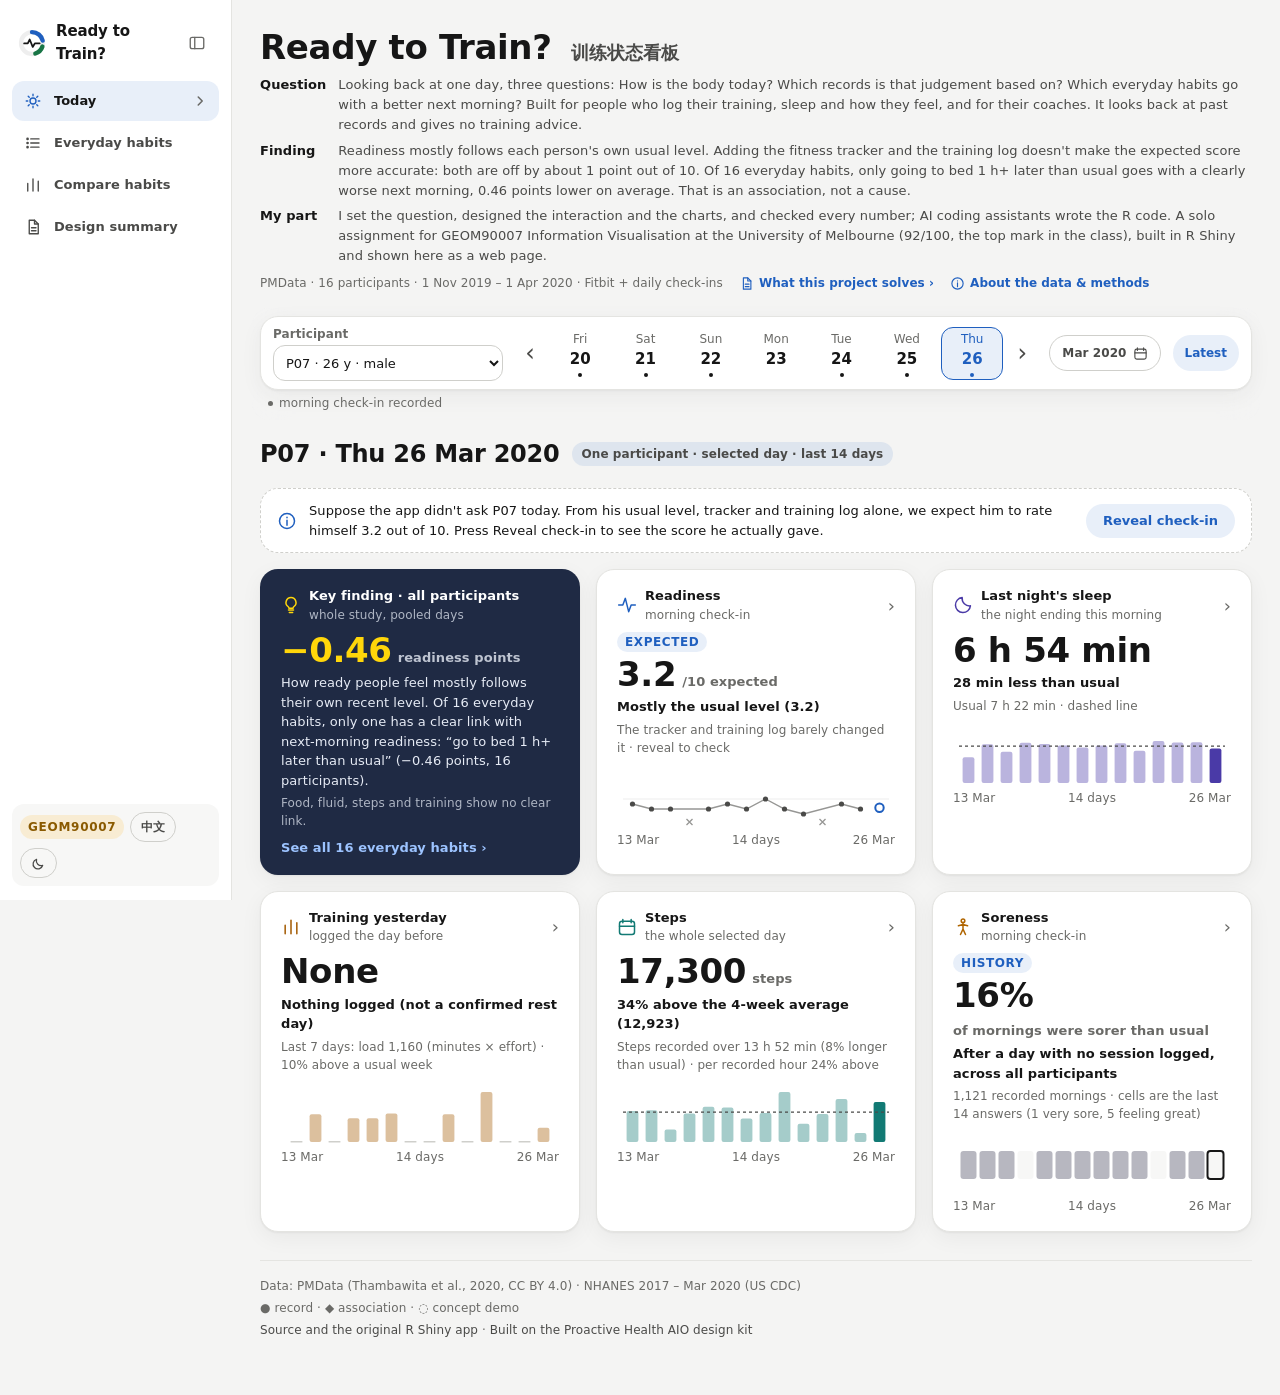
<file: index.html>
<!doctype html>
<html lang="en">
<head>
  <meta charset="utf-8">
  <meta name="viewport" content="width=device-width, initial-scale=1, viewport-fit=cover">
  <meta name="color-scheme" content="light dark">
  <meta name="description" content="Ready to Train? An interactive look-back at how sleep, training and everyday habits line up with feeling ready to train: 16 people, PMData 2019–2020. 训练状态看板：睡眠、训练和日常习惯跟训练准备度的关系。">
  <title>Ready to Train? · 训练状态看板</title>
  <link rel="icon" href="icon.svg" type="image/svg+xml">
  <!-- the Proactive Health AIO design kit (formerly dayring; the copy in kit/ is the 1.3.0 export), then this page's own rules -->
  <link rel="stylesheet" href="kit/css/tokens.css">
  <link rel="stylesheet" href="kit/css/kit.css">
  <link rel="stylesheet" href="css/app.css">
  <!-- one stylesheet per part: readiness + everyday habits, soreness + sleep, training + steps, compare habits -->
  <link rel="stylesheet" href="css/readiness.css">
  <link rel="stylesheet" href="css/body.css">
  <link rel="stylesheet" href="css/training.css">
  <link rel="stylesheet" href="css/habits.css">
  <link rel="stylesheet" href="css/report.css">
  <script>
    // apply a saved light/dark choice and the folded menu before first paint so the page does not flash
    try {
      var m = new URLSearchParams(location.search).get("mode") || localStorage.getItem("readytrain.mode");
      if (m === "light" || m === "dark") document.documentElement.dataset.mode = m;
      if (localStorage.getItem("readytrain.side") === "folded") document.documentElement.classList.add("side-folded");
    } catch (e) {}
    // if a script could not be loaded (a dropped connection), say so instead of loading forever
    function readyFailed() {
      if (window.readyStarted || !document.querySelector("main")) return;
      var zh = (navigator.language || "").slice(0, 2) === "zh";
      document.querySelector("main").innerHTML = '<div class="card"><p class="lede">' + (zh ? "这一页没加载完" : "The page did not finish loading") +
        '</p><p><button class="tool" type="button" onclick="location.reload()">' + (zh ? "重新加载" : "Reload") + "</button></p></div>";
    }
    setTimeout(readyFailed, 15000);
  </script>
  <script type="module" src="js/app.js" onerror="readyFailed()"></script>
</head>
<body>
  <aside class="side"></aside>
  <main aria-live="polite"><p class="muted">Loading…</p></main>
</body>
</html>
</file>
<file: kit/css/tokens.css>
/* dayring design kit: tokens. Part of the kit (see docs/DESIGN_KIT.md); every colour in kit.css, charts.js and icons.js
   is one of these, and so is every spacing step in kit.css.
   Layout concept: a calm instrument panel — one day ring as the anchor, then rows of small,
   honest measurements, each compared with "your normal".
   Light mode uses graphite neutrals with a blue accent, dark mode dusk neutrals with a violet accent.
   Data colours follow the thing measured and keep the same hue in both modes, each mode with its own step
   (validated for colour-vision deficiency with the dataviz validator):
   focus = blue, fun = orange, communication = aqua, other = grey, sleep = violet (own ring track).
   Status colours are reserved for good / watch / off and always come with a word or icon.
   A comment "[role]" starts each group; `dayring kit json` reads the roles from these comments. */

:root {
  color-scheme: light;

  /* [type] font stacks and the type scale */
  --font: -apple-system, BlinkMacSystemFont, "SF Pro Text", "PingFang SC", "Hiragino Sans GB", "Noto Sans SC",
          "Microsoft YaHei", "Segoe UI", system-ui, sans-serif;
  --mono: ui-monospace, "SF Mono", "JetBrains Mono", Menlo, Consolas, monospace;
  --t-xs: 12px; --t-sm: 13px; --t-md: 15px; --t-lg: 18px; --t-xl: 24px; --t-2xl: 34px; --t-3xl: 44px;

  /* [space] spacing steps */
  --s-1: 4px; --s-2: 8px; --s-3: 12px; --s-4: 16px; --s-5: 20px; --s-6: 28px; --s-7: 40px; --s-8: 56px;

  /* [radius] corner radii */
  --r-sm: 8px; --r-md: 12px; --r-lg: 18px; --r-pill: 999px;

  /* [motion] */
  --ease: cubic-bezier(.2, .7, .2, 1);

  /* [neutral] light mode: graphite neutrals */
  --bg: #f4f4f3;
  --surface: #ffffff;
  --surface-2: #f7f7f6;
  --ink: #161616;
  --ink-2: #4a4a48;
  --ink-3: #6a6a67;
  --line: #e4e4e1;
  --line-2: #cfcfcb;
  --header: rgba(244, 244, 243, .84);             /* the see-through sticky header */
  --seg-on: #ffffff;                              /* the chosen part of a switch, raised off its track */
  --halo: var(--surface);                         /* ring drawn round a chart mark; .tile sets it to --surface-2 */

  /* [accent] blue in light mode */
  --accent: #1f5fbf;
  --accent-soft: rgba(31, 95, 191, .1);
  --on-accent: #ffffff;

  /* [effect] shadows */
  --shadow: 0 1px 2px rgba(22, 22, 22, .05), 0 6px 22px rgba(22, 22, 22, .05);
  --seg-on-edge: 0 1px 2px rgba(0, 0, 0, .12);

  /* [data] data colours (light steps): one per thing measured */
  --c-focus: #2a78d6;
  --c-fun: #eb6834;
  --c-comms: #1baf7a;
  --c-other: #a3a9b5;
  --c-sleep: #4a3aa7;
  --c-exercise: #bf3fa6;
  --c-exercise-ink: #a8318f;  /* exercise as text: >= 5.5:1 on every light surface */
  --c-event: #161616;
  --c-band: rgba(22, 22, 22, .075);
  --c-grid: rgba(22, 22, 22, .07);
  --c-axis: rgba(22, 22, 22, .22);
  --c-mark: #161616;

  /* [status] good / watch / off: fill, text (ink) and background (soft); the fills are the same in both modes */
  --good: #0ca30c; --good-ink: #1d7a1d; --good-soft: rgba(12, 163, 12, .11);
  --watch: #fab219; --watch-ink: #8a5a00; --watch-soft: rgba(250, 178, 25, .16);
  --on-watch: #161616;        /* text written on a --watch fill */
  --off: #d03b3b; --off-ink: #b42828; --off-soft: rgba(208, 59, 59, .1);
}

/* ---- dark mode: dusk neutrals, violet accent ----
   The same block twice: once for the system setting, once for the moon button (data-mode). A test keeps them equal. */
@media (prefers-color-scheme: dark) {
  :root:not([data-mode="light"]) {
    color-scheme: dark;
    --bg: #0b0d13; --surface: #141822; --surface-2: #1a1f2b;
    --ink: #eceef5; --ink-2: #b4bbcc; --ink-3: #8c95a8;
    --line: #232937; --line-2: #313849;
    --accent: #aea2f7; --accent-soft: rgba(174, 162, 247, .14); --on-accent: #14102e;
    --shadow: 0 1px 2px rgba(0, 0, 0, .3), 0 8px 28px rgba(0, 0, 0, .25);
    --header: rgba(11, 13, 19, .8);
    --seg-on: #353d50; --seg-on-edge: 0 0 0 1px rgba(236, 238, 245, .12);
    --c-focus: #3987e5; --c-fun: #d95926; --c-comms: #199e70; --c-other: #5d6474; --c-sleep: #9085e9; --c-exercise: #cb4db2; --c-exercise-ink: #de78c8;
    --c-event: #eceef5; --c-band: rgba(236, 238, 245, .085); --c-grid: rgba(236, 238, 245, .07);
    --c-axis: rgba(236, 238, 245, .22); --c-mark: #eceef5;
    --good-ink: #4cc94c; --good-soft: rgba(12, 163, 12, .18);
    --watch-ink: #f5bd4a; --watch-soft: rgba(250, 178, 25, .14); --on-watch: #0b0d13;
    --off-ink: #f27c7c; --off-soft: rgba(208, 59, 59, .2);
  }
}
:root[data-mode="dark"] {
  color-scheme: dark;
  --bg: #0b0d13; --surface: #141822; --surface-2: #1a1f2b;
  --ink: #eceef5; --ink-2: #b4bbcc; --ink-3: #8c95a8;
  --line: #232937; --line-2: #313849;
  --accent: #aea2f7; --accent-soft: rgba(174, 162, 247, .14); --on-accent: #14102e;
  --shadow: 0 1px 2px rgba(0, 0, 0, .3), 0 8px 28px rgba(0, 0, 0, .25);
  --header: rgba(11, 13, 19, .8);
  --seg-on: #353d50; --seg-on-edge: 0 0 0 1px rgba(236, 238, 245, .12);
  --c-focus: #3987e5; --c-fun: #d95926; --c-comms: #199e70; --c-other: #5d6474; --c-sleep: #9085e9; --c-exercise: #cb4db2; --c-exercise-ink: #de78c8;
  --c-event: #eceef5; --c-band: rgba(236, 238, 245, .085); --c-grid: rgba(236, 238, 245, .07);
  --c-axis: rgba(236, 238, 245, .22); --c-mark: #eceef5;
  --good-ink: #4cc94c; --good-soft: rgba(12, 163, 12, .18);
  --watch-ink: #f5bd4a; --watch-soft: rgba(250, 178, 25, .14); --on-watch: #0b0d13;
  --off-ink: #f27c7c; --off-soft: rgba(208, 59, 59, .2);
}
</file>
<file: kit/css/kit.css>
/* dayring design kit: components. Part of the kit (see docs/DESIGN_KIT.md).
   Every colour comes from tokens.css, and so does every margin, padding and gap that is a step of the space scale
   (tests/test_kit.py checks both). Other sizes are plain numbers: the fixed heights of controls (30px pills, 24px
   chips), insets off the scale (2, 3, 5, 6, 9, 10, 14px), corners of 3, 4 and 6px and the demo badge's 11px type.
   Nothing here names a dayring page.
   Every group starts with a comment "@component <class> <one line>"; `dayring kit json` lists them and the
   gallery (#kit) shows each one. Page-only rules live in the app's own stylesheet (dayring: app.css). */

/* ---- base ---- */
* { box-sizing: border-box; }
html { -webkit-text-size-adjust: 100%; }
body {
  margin: 0; background: var(--bg); color: var(--ink);
  font: 400 var(--t-md)/1.5 var(--font); letter-spacing: .005em;
  -webkit-font-smoothing: antialiased;
}
a { color: var(--accent); text-decoration: none; }
a:hover { text-decoration: underline; text-underline-offset: 3px; }
button { font: inherit; color: inherit; }
:focus-visible { outline: 2px solid var(--accent); outline-offset: 2px; border-radius: 6px; }
@media (prefers-reduced-motion: reduce) { * { transition: none !important; animation: none !important; } }

/* @component .sr Text for screen readers only (the sentence under a chart that only has marks). */
.sr { position: absolute; width: 1px; height: 1px; overflow: hidden; clip: rect(0 0 0 0); white-space: nowrap; }

/* ---- the shell: header and page column ---- */
/* @component .top The sticky see-through header bar (.top-in holds its row: brand, menu, tools). */
.top {
  position: sticky; top: env(safe-area-inset-top, 0px); z-index: 20;
  background: var(--header); backdrop-filter: saturate(1.4) blur(18px); -webkit-backdrop-filter: saturate(1.4) blur(18px);
  border-bottom: 1px solid var(--line);
}
.top-in {
  max-width: 1320px; margin: 0 auto; padding: 10px var(--s-6);
  display: flex; align-items: center; gap: var(--s-5);
}
@media (max-width: 640px) { .top-in { padding: var(--s-2) var(--s-4); gap: 10px; flex-wrap: wrap; } }

/* @component .brand The logo and the app's name; on phones only the logo stays. */
.brand { display: flex; align-items: center; gap: 10px; color: var(--ink); font-weight: 650; font-size: var(--t-md); }
.brand:hover { text-decoration: none; }
.brand svg { width: 26px; height: 26px; flex: none; }
@media (max-width: 640px) { .brand span { display: none; } }

/* @component .nav The page menu: pills that scroll sideways; the current page (aria-current) is an inverted pill. */
.nav { display: flex; gap: 2px; flex: 1; min-width: 0; overflow-x: auto; scrollbar-width: none; }
.nav::-webkit-scrollbar { display: none; }
.nav a {
  padding: 6px var(--s-3); border-radius: var(--r-pill); color: var(--ink-2); font-size: var(--t-sm); font-weight: 550;
  white-space: nowrap;
}
.nav a:hover { background: var(--surface-2); text-decoration: none; color: var(--ink); }
.nav a[aria-current="page"] { background: var(--ink); color: var(--bg); }
@media (max-width: 640px) { .nav { order: 3; flex-basis: 100%; } }

/* @component .side The page menu beside the page: a left sidebar from 900px (232px; html.side-folded narrows it to a 64px icon rail), below that a bottom tab bar under a row with the brand and the tools. */
/* Holds .side-head (.brand and a .side-fold button), .side-nav (links with an icon and a <span> label; a .side-sub
   link is a page inside the item above it, listed while that item is current) and .side-tools. As a direct child
   of <body> it is fixed in place; anywhere else (the gallery) it is a plain column. */
.side { display: flex; flex-direction: column; gap: var(--s-4); min-width: 0; }
.side-head { display: flex; align-items: center; justify-content: space-between; gap: var(--s-2); padding: 0 6px; }
.side-nav { display: flex; flex-direction: column; gap: 2px; }
.side-nav a {
  display: flex; align-items: center; gap: var(--s-3); min-height: 40px; padding: 0 var(--s-3); border-radius: var(--r-md);
  color: var(--ink-2); font-size: var(--t-sm); font-weight: 550; white-space: nowrap;
}
.side-nav a svg { width: 18px; height: 18px; flex: none; }
.side-nav a:hover { background: var(--surface-2); color: var(--ink); text-decoration: none; }
.side-nav a[aria-current="page"] { background: var(--accent-soft); color: var(--ink); font-weight: 650; }
.side-nav a[aria-current="page"] svg { color: var(--accent); }
.side-nav a.side-sub { min-height: 34px; padding-left: 42px; font-weight: 550; }
/* an item whose pages are listed under it: only the current page is highlighted */
.side-nav a[aria-current="page"]:has(+ .side-sub) { background: none; }
.side-tools { display: flex; flex-wrap: wrap; align-items: center; gap: 6px; }
.side-fold {
  width: 32px; height: 32px; padding: 0; border: 0; border-radius: 9px; background: none; color: var(--ink-3); cursor: pointer;
  display: none; place-items: center; flex: none;
}
.side-fold:hover { background: var(--surface-2); color: var(--ink); }
.side-fold svg { width: 18px; height: 18px; }
@media (min-width: 900px) {
  body:has(> .side) { padding-left: 232px; transition: padding-left .18s var(--ease); }
  body > .side {
    position: fixed; top: 0; bottom: 0; left: 0; z-index: 20; width: 232px; overflow-y: auto; overscroll-behavior: contain;
    padding: var(--s-5) var(--s-3) 14px; background: var(--surface); border-right: 1px solid var(--line); transition: width .18s var(--ease);
  }
  body > .side .side-fold { display: grid; }
  body > .side .side-tools { margin-top: auto; padding: var(--s-2); border-radius: var(--r-md); background: var(--surface-2); }
  /* the sidebar lists a menu item's pages, so the switch above the page title is not needed */
  html:not(.side-folded) body:has(> .side) .subnav { display: none; }
  /* folded: icons only; the brand's logo unfolds it (the app makes it a button), sub-pages and labels hide */
  html.side-folded body:has(> .side) { padding-left: 64px; }
  html.side-folded body > .side { width: 64px; align-items: center; padding: var(--s-5) var(--s-2) 14px; }
  html.side-folded body > .side .side-head { padding: 0; }
  html.side-folded body > .side .brand span, html.side-folded body > .side .side-nav a span,
  html.side-folded body > .side .side-sub, html.side-folded body > .side .side-fold { display: none; }
  html.side-folded body > .side .brand { padding: 3px; border-radius: var(--r-sm); cursor: pointer; }
  html.side-folded body > .side .brand:hover { background: var(--surface-2); }
  html.side-folded body > .side .side-nav a { width: 44px; min-height: 44px; justify-content: center; padding: 0; }
  html.side-folded body > .side .side-nav a[aria-current="page"]:has(+ .side-sub) { background: var(--accent-soft); }  /* its pages are hidden */
  html.side-folded body > .side .side-tools { flex-direction: column; flex-wrap: nowrap; padding: 6px 0; background: none; }
  html.side-folded body > .side .demo-badge { writing-mode: vertical-rl; padding: var(--s-2) 3px; }
}
@media (max-width: 899px) {
  body:has(> .side) { padding-bottom: calc(64px + env(safe-area-inset-bottom)); }
  body > .side {
    flex-direction: row; align-items: center; justify-content: space-between; gap: var(--s-3);
    padding: var(--s-2) var(--s-4); border-bottom: 1px solid var(--line);
  }
  body > .side .side-head { padding: 0; }
  body > .side .side-nav {
    position: fixed; left: 0; right: 0; bottom: 0; z-index: 20; display: grid; grid-auto-flow: column; grid-auto-columns: minmax(0, 1fr); gap: 0;
    padding: var(--s-1) var(--s-1) calc(var(--s-1) + env(safe-area-inset-bottom));
    background: var(--header); backdrop-filter: saturate(1.4) blur(18px); -webkit-backdrop-filter: saturate(1.4) blur(18px); border-top: 1px solid var(--line);
  }
  body > .side .side-nav a {
    flex-direction: column; justify-content: center; gap: 3px; min-height: 50px; padding: var(--s-1) 0; border-radius: 10px;
    font-size: 10.5px; font-weight: 600; min-width: 0;
  }
  body > .side .side-nav a span { max-width: 100%; overflow: hidden; text-overflow: ellipsis; }
  body > .side .side-nav a svg { width: 22px; height: 22px; }
  body > .side .side-nav a[aria-current="page"] { background: none; }
  body > .side .side-sub { display: none; }
}

/* @component .tool A 30px outlined pill button (language, light / dark); a row of them sits in .tools. */
.tools { display: flex; align-items: center; gap: 6px; }
.tool {
  height: 30px; min-width: 30px; padding: 0 10px; border-radius: var(--r-pill); border: 1px solid var(--line-2);
  background: transparent; color: var(--ink-2); font-size: var(--t-xs); font-weight: 600; cursor: pointer;
  display: inline-flex; align-items: center; justify-content: center; gap: 6px;
}
.tool:hover { color: var(--ink); border-color: var(--ink-3); }
.tool svg { width: 15px; height: 15px; }

/* @component .demo-badge An uppercase pill in the watch colours that says the numbers are made up. */
.demo-badge {
  font-size: 11px; font-weight: 650; letter-spacing: .06em; text-transform: uppercase;
  color: var(--watch-ink); background: var(--watch-soft); padding: 3px var(--s-2); border-radius: var(--r-pill);
}

/* the page column: 1320px wide at most, a 16px gutter on phones */
main { max-width: 1320px; margin: 0 auto; padding: var(--s-6) var(--s-6) var(--s-8); }
@media (max-width: 640px) { main { padding: var(--s-4) var(--s-4) var(--s-7); } }

/* @component .head The page title row: h1, a .sub line under it, a stepper on the right. */
.head { display: flex; align-items: flex-end; justify-content: space-between; gap: var(--s-4); flex-wrap: wrap; margin-bottom: var(--s-5); }
.head h1 { margin: 0; font-size: var(--t-2xl); line-height: 1.15; font-weight: 700; letter-spacing: -.01em; text-wrap: balance; }
.head .sub { color: var(--ink-3); font-size: var(--t-sm); margin-top: var(--s-1); }
@media (max-width: 640px) { .head h1 { font-size: var(--t-xl); } }

/* @component .stepper Earlier / later pills; a span with aria-disabled="true" is a step that is not there. */
/* a pill never breaks inside: in a narrow box the row wraps instead */
.stepper { display: inline-flex; flex-wrap: wrap; align-items: center; gap: var(--s-1); }
.stepper a, .stepper span {
  height: 30px; padding: 0 var(--s-3); display: inline-flex; align-items: center; border-radius: var(--r-pill);
  border: 1px solid var(--line-2); font-size: var(--t-xs); font-weight: 600; color: var(--ink-2); white-space: nowrap;
}
.stepper a:hover { text-decoration: none; color: var(--ink); border-color: var(--ink-3); }
.stepper span[aria-disabled="true"] { opacity: .4; }

/* @component .grid A 12-column grid with .span-12 / 8 / 7 / 6 / 5 / 4; at 1080px and narrower every span is full width. */
.grid { display: grid; gap: var(--s-4); grid-template-columns: repeat(12, minmax(0, 1fr)); }
.span-12 { grid-column: span 12; } .span-8 { grid-column: span 8; } .span-7 { grid-column: span 7; }
.span-6 { grid-column: span 6; } .span-5 { grid-column: span 5; } .span-4 { grid-column: span 4; }
@media (max-width: 1080px) { .span-8, .span-7, .span-6, .span-5, .span-4 { grid-column: span 12; } }

/* @component .col Stacks cards inside one grid column, so no card stretches over empty space. */
.col { display: flex; flex-direction: column; gap: var(--s-4); min-width: 0; }

/* @component .card The surface for one topic; its h2 (or a .section-title) is a small label row with an .aside on the right. */
.card {
  background: var(--surface); border: 1px solid var(--line); border-radius: var(--r-lg);
  padding: var(--s-5); box-shadow: var(--shadow); min-width: 0;
}
.card > h2, .section-title {
  margin: 0 0 var(--s-3); flex-wrap: wrap; row-gap: var(--s-2); font-size: var(--t-sm); font-weight: 650; color: var(--ink-2);
  letter-spacing: .02em; display: flex; align-items: center; gap: var(--s-2); justify-content: space-between;
}
.card > h2 .aside, .section-title .aside { font-weight: 500; color: var(--ink-3); font-size: var(--t-xs); letter-spacing: 0; }
@media (max-width: 640px) { .card { padding: var(--s-4); } }

/* @component .lede Text: .lede is the verdict sentence; .muted, .small, .xs and .num (tabular figures) go anywhere. */
.lede { font-size: var(--t-xl); font-weight: 650; line-height: 1.3; margin: 0 0 6px; text-wrap: balance; letter-spacing: -.005em; }
.muted { color: var(--ink-3); }
.small { font-size: var(--t-sm); }
.xs { font-size: var(--t-xs); }
.num { font-variant-numeric: tabular-nums; }

/* @component .stack Layout helpers: .stack is a column, .row a wrapping row, .spacer pushes what follows to the end. */
.stack { display: flex; flex-direction: column; gap: var(--s-3); }
.row { display: flex; align-items: center; gap: var(--s-3); flex-wrap: wrap; }
.spacer { flex: 1; }

/* @component .eyebrow A small uppercase label above a verdict. */
.eyebrow { font-size: var(--t-xs); font-weight: 650; color: var(--ink-3); letter-spacing: .08em; text-transform: uppercase; }

/* @component .hero-num The one big number on a card. */
.hero-num { font-size: var(--t-3xl); font-weight: 700; letter-spacing: -.02em; line-height: 1.05; margin: var(--s-1) 0 6px; }

/* @component .chip A 24px state pill: plain = neutral, .good / .bad / .watch for a state (always with its word), .accent to point out. */
.chip {
  display: inline-flex; align-items: center; gap: 6px; height: 24px; padding: 0 10px; border-radius: var(--r-pill);
  font-size: var(--t-xs); font-weight: 600; background: var(--surface-2); color: var(--ink-2); border: 1px solid var(--line);
  white-space: nowrap;
}
.chip svg { width: 12px; height: 12px; flex: none; display: inline; }
.chip.good { background: var(--good-soft); color: var(--good-ink); border-color: transparent; }
.chip.bad { background: var(--off-soft); color: var(--off-ink); border-color: transparent; }
.chip.watch { background: var(--watch-soft); color: var(--watch-ink); border-color: transparent; }
.chip.accent { background: var(--accent-soft); color: var(--accent); border-color: transparent; }

/* @component .dot An 8px round colour swatch, coloured inline. */
.dot { width: 8px; height: 8px; border-radius: 50%; display: inline-block; flex: none; }

/* @component .legend A wrapping row of .key items; .key i is a 10px swatch coloured inline, .key i.hatch the stripes of a lanes() hatch part in its color (ink unless set) (legendKey() draws mark-shaped keys). */
.key { display: inline-flex; align-items: center; gap: 6px; font-size: var(--t-xs); color: var(--ink-2); }
.key i { width: 10px; height: 10px; border-radius: 3px; display: inline-block; }
.key i.hatch { color: var(--ink); background: repeating-linear-gradient(-45deg, currentColor 0 1.4px, transparent 1.4px 3.6px); box-shadow: inset 0 0 0 .8px currentColor; }
.legend { display: flex; gap: var(--s-4); flex-wrap: wrap; }

/* @component .ring The box for dayRing(): square, 360px at most, centred over its legend in a .ring-wrap. */
.ring-wrap { display: flex; flex-direction: column; align-items: center; gap: var(--s-3); }
.ring { width: 100%; max-width: 360px; aspect-ratio: 1; }
.ring text { font-family: var(--font); }

/* @component .agenda A list with a time column: li holds .when, .what (b + a .muted line) and an optional chip. */
.agenda { list-style: none; margin: 0; padding: 0; display: flex; flex-direction: column; }
.agenda li { display: grid; grid-template-columns: 104px minmax(0, 1fr) auto; gap: var(--s-3); padding: 10px 0; border-top: 1px solid var(--line); align-items: baseline; }
.agenda li:first-child { border-top: 0; }
.agenda .when { font-variant-numeric: tabular-nums; color: var(--ink-2); font-size: var(--t-sm); font-weight: 600; }
.agenda .what { min-width: 0; }
.agenda .what b { font-weight: 600; }
.agenda .what .muted { display: block; font-size: var(--t-xs); }
@media (max-width: 640px) {
  .agenda li { grid-template-columns: 86px minmax(0, 1fr); }
  .agenda li .chip { grid-column: 2; justify-self: start; }
}

/* @component .tonight A row of three small stats: each div holds a span label over a big b value. */
.tonight { display: grid; grid-template-columns: repeat(3, minmax(0, 1fr)); gap: var(--s-2); margin-top: var(--s-4); }
.tonight div { background: var(--surface-2); border-radius: var(--r-md); padding: 10px var(--s-3); }
.tonight b { display: block; font-size: var(--t-lg); font-variant-numeric: tabular-nums; font-weight: 650; }
.tonight span { font-size: var(--t-xs); color: var(--ink-3); }

/* @component .tiles A grid of metric tiles; a .tile holds .label (name + chip), .value, a chart slot and .note. .tiles.two = two columns, .tiles.aligned = five shared rows. */
.tiles { display: grid; gap: var(--s-3); grid-template-columns: repeat(auto-fit, minmax(210px, 1fr)); }
.tile { --halo: var(--surface-2); background: var(--surface-2); border-radius: var(--r-md); padding: 14px 14px 10px; min-width: 0; display: flex; flex-direction: column; gap: 6px; }
/* the name wraps beside its chip down to its longest word; past that the chip goes under the name, never over it
   (basis 0 + the automatic minimum = a line holds them when the longest word and the chip fit) */
.tile .label { font-size: var(--t-xs); color: var(--ink-2); font-weight: 600; display: flex; flex-wrap: wrap; justify-content: space-between; gap: var(--s-1) var(--s-2); align-items: flex-start; }
.tile .label > span:first-child { padding-top: 3px; flex: 1 1 0; }
.tile .label > .chip { flex: none; }
.tile .value { font-size: var(--t-xl); font-weight: 680; letter-spacing: -.01em; line-height: 1.15; }
.tile .value small { font-size: var(--t-sm); font-weight: 550; color: var(--ink-3); margin-left: 3px; }
.tile .note { font-size: var(--t-xs); color: var(--ink-3); }
.tile .spk svg, .tile .bul svg, .tile .dots svg { width: 100%; display: block; overflow: visible; }
.tiles.two { grid-template-columns: repeat(2, minmax(0, 1fr)); }
/* tiles made of the same five parts share their rows, so a name that wraps (or a chip that drops under it)
   never pushes one value below its neighbour's */
.tiles.aligned > .tile { display: grid; grid-template-columns: minmax(0, 1fr); grid-row: span 5; grid-template-rows: subgrid; row-gap: 6px; align-content: start; }
@media (max-width: 360px) { .tiles.two { grid-template-columns: minmax(0, 1fr); } }
@media (max-width: 640px) { .tile .value { font-size: var(--t-lg); } .hero-num { font-size: var(--t-2xl); } }

/* @component .seg A segmented switch: buttons on a track, the chosen one (aria-pressed="true") raised. */
.seg { display: inline-flex; background: var(--surface-2); border: 1px solid var(--line); border-radius: var(--r-pill); padding: 2px; gap: 2px; }
.seg button { border: 0; background: transparent; padding: var(--s-1) var(--s-3); border-radius: var(--r-pill); font-size: var(--t-xs); font-weight: 600; color: var(--ink-2); cursor: pointer; }
.seg button[aria-pressed="true"] { background: var(--seg-on); color: var(--ink); box-shadow: var(--seg-on-edge); }

/* @component .subnav A small switch between pages that share a menu item; use it as class="subnav seg" with links. */
.subnav { display: inline-flex; margin-bottom: var(--s-4); }
.subnav a { padding: 5px 14px; border-radius: var(--r-pill); font-size: var(--t-xs); font-weight: 650; color: var(--ink-2); }
.subnav a:hover { text-decoration: none; color: var(--ink); }
.subnav a[aria-current="page"] { background: var(--seg-on); color: var(--ink); box-shadow: var(--seg-on-edge); }

/* @component .how The "How this is worked out" fold: details.how with a summary and short paragraphs. */
details.how { margin-top: var(--s-3); font-size: var(--t-xs); color: var(--ink-3); }
details.how summary { cursor: pointer; color: var(--ink-2); font-weight: 600; }
details.how p { margin: 6px 0 0; max-width: 72ch; }

/* @component .empty A dashed box that says there is nothing to show yet. */
.empty { padding: var(--s-5); border: 1px dashed var(--line-2); border-radius: var(--r-md); color: var(--ink-3); font-size: var(--t-sm); }

/* @component .foot The quiet row at the end of a page. */
.foot { margin-top: var(--s-6); color: var(--ink-3); font-size: var(--t-xs); display: flex; gap: var(--s-4); flex-wrap: wrap; }
.foot a { color: var(--ink-2); }

/* @component .tip The one tooltip of the page (installTooltip()); any element with data-tip shows it. */
.tip {
  position: fixed; z-index: 50; pointer-events: none; background: var(--ink); color: var(--bg);
  font-size: var(--t-xs); padding: 6px 9px; border-radius: var(--r-sm); max-width: 260px; line-height: 1.4;
  opacity: 0; transform: translateY(4px); transition: opacity .12s var(--ease), transform .12s var(--ease);
}
.tip.on { opacity: 1; transform: none; }

/* @component .catbar Shares of a whole as one bar: a span per part, sized with flex and coloured inline. */
.catbar { display: flex; gap: 2px; height: 12px; border-radius: 6px; overflow: hidden; background: var(--c-band); }
.catbar span { display: block; min-width: 2px; }

/* @component .hbar A thin bar for one amount: the inner span sets its width and colour inline. */
.hbar { height: 8px; border-radius: 4px; background: var(--c-band); overflow: hidden; }
.hbar span { display: block; height: 100%; border-radius: 4px; }

/* @component .progress How far along a plan is, in the accent colour: the inner span sets the width. */
.progress { height: 8px; border-radius: 4px; background: var(--c-band); margin-top: var(--s-2); overflow: hidden; }
.progress span { display: block; height: 100%; background: var(--accent); border-radius: 4px; }

/* @component .mark A round check mark: .good (✓), .bad (✗), plain for unknown (–). */
.mark { display: inline-flex; width: 24px; height: 24px; border-radius: 50%; align-items: center; justify-content: center; font-weight: 700; color: var(--ink-3); background: var(--surface-2); font-size: var(--t-xs); }
.mark.good { background: var(--good-soft); color: var(--good-ink); } .mark.bad { background: var(--off-soft); color: var(--off-ink); }

/* @component .facts Label and value rows (a dl of divs, each with dt and dd), split by hairlines. */
.facts { margin: var(--s-4) 0 0; display: flex; flex-direction: column; }
.facts div { display: flex; justify-content: space-between; gap: var(--s-3); padding: var(--s-2) 0; border-top: 1px solid var(--line); font-size: var(--t-sm); }
.facts dt { color: var(--ink-2); } .facts dd { margin: 0; font-weight: 600; text-align: right; }

/* @component table Tables split by hairlines, in a .table-wrap that scrolls sideways; table.sectioned tr.sec is a section heading row. */
.table-wrap { overflow-x: auto; }
table { border-collapse: collapse; width: 100%; font-size: var(--t-sm); }
table th, table td { text-align: left; padding: var(--s-2) 10px var(--s-2) 0; border-top: 1px solid var(--line); vertical-align: middle; }
table thead th { border-top: 0; font-size: var(--t-xs); color: var(--ink-3); font-weight: 600; }
table th[scope="row"] { font-weight: 550; }
table.sectioned tr.sec th { padding-top: var(--s-4); font-size: var(--t-xs); color: var(--ink-3); letter-spacing: .06em; text-transform: uppercase; border-top: 0; }

/* @component .code Monospace: inline code, and .code for a block. */
code, .code { font-family: var(--mono); font-size: var(--t-xs); }
.code { background: var(--surface-2); border: 1px solid var(--line); border-radius: var(--r-md); padding: var(--s-3) 14px; overflow-x: auto; color: var(--ink-2); line-height: 1.6; margin: 0 0 10px; }

/* @component .chart The box a chart from charts.js is drawn into (draw()); its svg is a block that never overflows. */
.chart svg { display: block; max-width: 100%; }
.dots svg, .cov svg { width: 100%; display: block; }

/* @component .ph A phrase that stays on one line, so Chinese text breaks between phrases before it breaks inside one. */
.ph { display: inline-block; }
</file>
<file: css/app.css>
/* Ready to Train? on the Proactive Health AIO design kit (formerly dayring): the shell, the Today overview and the pieces every section shares.
   Data colours keep the R app's meanings, one hue per thing measured, held across headings, charts and legends:
   expected (the model) blue, felt (the check-in) green, sleep violet, training load amber, steps teal, the soreness
   answer brown (sore) to green (feeling great). Colour is never the only carrier: significance is thick vs thin,
   the selected day a ring or a band, and every chart has a table of the same records. */

:root {
  --c-expected: #1f5fbf; --c-expected-soft: rgba(31, 95, 191, .1);
  --c-felt: #187545; --c-felt-soft: rgba(24, 117, 69, .1);
  --c-load: #a35a00; --c-load-soft: rgba(163, 90, 0, .12);
  --c-steps: #127a74;
  --c-gap: #8e8e94;
  --c-clear: var(--ink); --c-unclear: #9a9aa2;
  --sore-1: #7a3d00; --sore-2: #b06500; --sore-3: #b7b7c0; --sore-4: #2f8a5c; --sore-5: #0f5c34;
  --on-sore-dark: #ffffff; --on-sore-light: #161616;
}
@media (prefers-color-scheme: dark) {
  :root:not([data-mode="light"]) {
    --c-expected: #74a7f2; --c-expected-soft: rgba(116, 167, 242, .16);
    --c-felt: #4fc98a; --c-felt-soft: rgba(79, 201, 138, .15);
    --c-load: #e3a04f; --c-load-soft: rgba(227, 160, 79, .16);
    --c-steps: #45bdb4;
    --c-gap: #7d8598;
    --c-unclear: #6b7387;
    --sore-1: #e8913f; --sore-2: #a8692c; --sore-3: #535a6b; --sore-4: #3a8c63; --sore-5: #6fd3a0;
    --on-sore-dark: #0b0d13; --on-sore-light: #eceef5;
  }
}
:root[data-mode="dark"] {
  --c-expected: #74a7f2; --c-expected-soft: rgba(116, 167, 242, .16);
  --c-felt: #4fc98a; --c-felt-soft: rgba(79, 201, 138, .15);
  --c-load: #e3a04f; --c-load-soft: rgba(227, 160, 79, .16);
  --c-steps: #45bdb4;
  --c-gap: #7d8598;
  --c-unclear: #6b7387;
  --sore-1: #e8913f; --sore-2: #a8692c; --sore-3: #535a6b; --sore-4: #3a8c63; --sore-5: #6fd3a0;
  --on-sore-dark: #0b0d13; --on-sore-light: #eceef5;
}

/* ---- the menu: an item with pages under it (Today) folds them away. The wide, unfolded sidebar shows the item as a
   button that opens and closes the list; the icon rail and the phone tab bar show it as a plain link (js/app.js) ---- */
.side-group { display: contents; }
.side-group-toggle, .side-subs { display: none; }
@media (min-width: 900px) {
  html:not(.side-folded) .side-group > a { display: none; }
  html:not(.side-folded) .side-group-toggle {
    display: flex; align-items: center; gap: var(--s-3); width: 100%; min-height: 40px; padding: 0 var(--s-3); border: 0; border-radius: var(--r-md);
    background: none; color: var(--ink-2); font: inherit; font-size: var(--t-sm); font-weight: 550; white-space: nowrap; text-align: left; cursor: pointer;
  }
  .side-group-toggle svg { width: 18px; height: 18px; flex: none; }
  html:not(.side-folded) .side-group-toggle:hover { background: var(--surface-2); color: var(--ink); }
  .side-group-toggle .chev { width: 14px; height: 14px; margin-left: auto; color: var(--ink-3); transition: transform .18s var(--ease); }
  .side-group.open .side-group-toggle .chev { transform: rotate(90deg); }
  /* closed while one of its pages is open: the item stands in for that page */
  .side-group.holds-current:not(.open) .side-group-toggle { background: var(--accent-soft); color: var(--ink); font-weight: 650; }
  .side-group.holds-current .side-group-toggle svg:not(.chev) { color: var(--accent); }
  /* the list slides open; while closed its links are hidden from the keyboard and screen readers too */
  html:not(.side-folded) .side-subs { display: grid; grid-template-rows: 0fr; margin-top: -2px; transition: grid-template-rows .18s var(--ease); }
  .side-subs > div { display: flex; flex-direction: column; gap: 2px; min-height: 0; overflow: hidden; visibility: hidden; transition: visibility 0s .18s; }
  .side-subs > div > :first-child { margin-top: 2px; }
  .side-group.open .side-subs { grid-template-rows: 1fr; }
  .side-group.open .side-subs > div { visibility: visible; transition-delay: 0s; }
  /* the open page in the list is highlighted (the kit's rule for an item with pages under it would also catch a
     page that has another one after it) */
  .side-nav .side-subs a.side-sub[aria-current="page"] { background: var(--accent-soft); }
}
.side .brand span { font-weight: 700; letter-spacing: -.01em; }
.side .brand svg { width: 28px; height: 28px; flex: none; }

/* ---- the head ---- */
.head { margin-bottom: var(--s-4); }
.head h1 .h1-alt { margin-left: var(--s-2); font-size: var(--t-lg); font-weight: 600; color: var(--ink-2); letter-spacing: 0; white-space: nowrap; }
.head .purpose { margin: var(--s-2) 0; max-width: 118ch; color: var(--ink-2); font-size: var(--t-sm); }
.head .project-line, .head .data-line { margin: 0; display: flex; flex-wrap: wrap; align-items: center; gap: var(--s-1) var(--s-4); font-size: var(--t-xs); }
.head .project-line { color: var(--ink-2); font-weight: 600; margin-bottom: 2px; }
.head .data-line { color: var(--ink-3); }
.solves-link { display: inline-flex; align-items: center; gap: 5px; font-weight: 650; }
.solves-link .metric-icon { width: 15px; height: 15px; }
.link-button { display: inline-flex; align-items: center; gap: 5px; padding: 0; border: 0; background: none; color: var(--accent); font-size: var(--t-xs); font-weight: 600; cursor: pointer; }
.link-button:hover { text-decoration: underline; text-underline-offset: 3px; }
.link-button .metric-icon { width: 15px; height: 15px; }

/* ---- the pickers: participant · 7-day strip · calendar · Latest ---- */
.control-bar { position: sticky; top: 0; z-index: 10; margin: 0 calc(-1 * var(--s-2)) var(--s-4); padding: var(--s-2); background: var(--header);
  backdrop-filter: saturate(1.4) blur(18px); -webkit-backdrop-filter: saturate(1.4) blur(18px); border-radius: var(--r-lg); }
.control-card { display: grid; grid-template-columns: minmax(170px, 230px) minmax(0, 1fr) auto auto; align-items: center; gap: var(--s-3);
  background: var(--surface); border: 1px solid var(--line); border-radius: var(--r-lg); padding: var(--s-2) var(--s-3); box-shadow: var(--shadow); }
.picker { display: flex; flex-direction: column; gap: 2px; min-width: 0; }
.picker > span { font-size: var(--t-xs); color: var(--ink-3); font-weight: 600; }
.picker select, .control-select { height: 36px; border-radius: var(--r-md); border: 1px solid var(--line-2); background: var(--surface); color: var(--ink);
  font: inherit; font-size: var(--t-sm); padding: 0 var(--s-2); min-width: 0; width: 100%; }
.calendar-nav { display: flex; align-items: center; gap: var(--s-1); min-width: 0; }
.calendar-nav .step { flex: none; width: 30px; height: 44px; border: 0; border-radius: var(--r-md); background: none; font-size: 24px; line-height: 1; color: var(--ink-2); cursor: pointer; }
.calendar-nav .step:hover:not(:disabled) { background: var(--surface-2); color: var(--ink); }
.calendar-nav .step:disabled { opacity: .3; cursor: default; }
.day-strip { flex: 1; min-width: 0; display: grid; grid-template-columns: repeat(7, minmax(0, 1fr)); gap: 3px; }
.day-button { display: flex; flex-direction: column; align-items: center; justify-content: center; min-height: 52px; min-width: 0; padding: 2px 0;
  border: 1.5px solid transparent; border-radius: var(--r-md); background: none; color: var(--ink); cursor: pointer; }
.day-button span { font-size: var(--t-xs); color: var(--ink-3); white-space: nowrap; }
.day-button strong { font-size: var(--t-md); font-weight: 650; font-variant-numeric: tabular-nums; }
.day-button i { width: 4px; height: 4px; margin-top: 2px; border-radius: 50%; }
.day-button i.has-data { background: currentColor; }
.day-button:hover:not(:disabled) { background: var(--surface-2); }
.day-button.selected { background: var(--accent-soft); border-color: var(--accent); color: var(--accent); }
.day-button.selected span { color: var(--accent); }
.day-button:disabled { opacity: .35; cursor: default; }
.date-jump { position: relative; display: inline-flex; cursor: pointer; }
.date-jump-face { display: inline-flex; align-items: center; gap: 6px; height: 36px; padding: 0 var(--s-3); border-radius: var(--r-pill); border: 1px solid var(--line-2);
  font-size: var(--t-xs); font-weight: 600; color: var(--ink-2); white-space: nowrap; }
.date-jump:hover .date-jump-face { border-color: var(--ink-3); color: var(--ink); }
.date-jump-face .metric-icon { width: 15px; height: 15px; }
.date-jump input { position: absolute; inset: 0; opacity: 0; width: 100%; cursor: pointer; border: 0; padding: 0; }
.latest { height: 36px; padding: 0 var(--s-3); border-radius: var(--r-pill); border: 0; background: var(--accent-soft); color: var(--accent); font-size: var(--t-xs); font-weight: 650; cursor: pointer; }
.latest:hover { filter: brightness(.97); }
.strip-legend { margin: var(--s-1) var(--s-2) 0; font-size: var(--t-xs); color: var(--ink-3); display: flex; align-items: center; gap: 6px; }
.legend-dot { width: 5px; height: 5px; border-radius: 50%; background: var(--ink-3); }
@media (max-width: 760px) {
  .control-card { grid-template-columns: 1fr auto auto; }
  .control-card .picker { grid-column: 1 / -1; }
  .control-card .calendar-nav { grid-column: 1 / -1; grid-row: 2; }
  .day-strip { gap: 0; }
  .calendar-nav .step { width: 24px; }
}
@media (max-width: 899px) { .control-bar { position: static; } }

.pooled-line { display: flex; gap: 6px; align-items: center; margin: 0 0 var(--s-4); font-size: var(--t-sm); color: var(--ink-3); }
.pooled-line .metric-icon { flex: none; width: 16px; height: 16px; }

/* ---- the i on a card's top-right and its panel (ui.js info()) ---- */
.info-wrap { display: inline-flex; }
.card-top .scope-chip + .info-wrap, .card-top .evidence-tag + .info-wrap, .card-top .subtle-tag + .info-wrap { margin-left: calc(-1 * var(--s-2)); }
.card-top .metric-heading + .info-wrap { margin-left: auto; }
.info-btn { display: inline-grid; place-items: center; flex: none; width: 30px; height: 30px; padding: 0; border: 0; border-radius: 50%; background: none;
  color: var(--ink-2); cursor: pointer; }
.info-btn .metric-icon { width: 18px; height: 18px; }
.info-btn:hover, .info-btn[aria-expanded="true"] { background: var(--surface-2); color: var(--ink); }
.info-btn:focus-visible { outline: 2px solid var(--accent); outline-offset: 1px; }
.info-pop { position: absolute; z-index: 60; width: min(460px, calc(100vw - 24px)); max-height: 60vh; overflow: auto; padding: 14px 16px; border-radius: var(--r-md);
  background: var(--surface); box-shadow: var(--shadow), 0 0 0 1px var(--line); font-size: var(--t-sm); line-height: 1.6; color: var(--ink-2); }
.info-pop:focus { outline: none; }
.info-pop:focus-visible { outline: 2px solid var(--accent); }
.info-pop-title { display: block; margin-bottom: 4px; color: var(--ink); }
.info-pop p { margin: 8px 0 0; }
.info-pop ul { margin: 8px 0 0; padding-left: 1.1em; display: grid; gap: var(--s-2); }
.info-pop strong { color: var(--ink); }

/* ---- page intro, back pill, detail headers ---- */
.view-intro { margin: var(--s-2) 0 var(--s-4); }
.view-intro > p { margin: var(--s-1) 0 0; color: var(--ink-2); font-size: var(--t-sm); max-width: 82ch; }
.title-row { display: flex; flex-wrap: wrap; align-items: center; gap: var(--s-2) var(--s-3); }
.title-row h2 { margin: 0; font-size: var(--t-xl); font-weight: 680; letter-spacing: -.01em; }
.back-pill { display: inline-flex; align-items: center; height: 30px; padding: 0 var(--s-3); margin-bottom: var(--s-3); border-radius: var(--r-pill);
  border: 1px solid var(--line-2); font-size: var(--t-xs); font-weight: 600; color: var(--ink-2); }
.back-pill:hover { text-decoration: none; color: var(--ink); border-color: var(--ink-3); }
.detail-header { margin: 0 0 var(--s-4); }
.detail-header h2 { margin: 0; font-size: var(--t-xl); font-weight: 680; letter-spacing: -.01em; }
.detail-header p { margin: var(--s-1) 0 0; color: var(--ink-2); font-size: var(--t-sm); max-width: 120ch; }
/* on a Today page the way back sits left of the page's title, so the first card starts higher */
.page > .back-pill { float: left; margin: 3px var(--s-3) 0 0; }

/* ---- cards and their heading rows (the R app's health-card) ---- */
.health-card { background: var(--surface); border: 1px solid var(--line); border-radius: var(--r-lg); padding: var(--s-5); box-shadow: var(--shadow); min-width: 0; margin-bottom: var(--s-4); }
@media (max-width: 640px) { .health-card { padding: var(--s-4); } }
details.health-card > summary { cursor: pointer; list-style: none; display: flex; flex-wrap: wrap; align-items: center; gap: var(--s-2) var(--s-3); }
details.health-card > summary::-webkit-details-marker { display: none; }
details.health-card > summary::before { content: "›"; display: inline-block; width: 14px; color: var(--ink-3); font-size: var(--t-lg); transition: transform .15s var(--ease); }
details.health-card[open] > summary { margin-bottom: var(--s-3); }
details.health-card[open] > summary::before { transform: rotate(90deg); }
.summary-title { font-size: var(--t-md); font-weight: 650; }
.card-top { display: flex; flex-wrap: wrap; align-items: center; gap: var(--s-2) var(--s-3); margin-bottom: var(--s-3); }
.card-top .scope-chip, .card-top .evidence-tag, .card-top .subtle-tag { margin-left: auto; }
.metric-heading { display: flex; align-items: center; gap: var(--s-2); min-width: 0; }
.metric-heading h2 { margin: 0; font-size: var(--t-md); font-weight: 650; letter-spacing: 0; color: var(--ink); }
.metric-heading .metric-icon { flex: none; width: 20px; height: 20px; color: var(--ink-2); }
.metric-heading.blue .metric-icon { color: var(--c-expected); }
.metric-heading.purple .metric-icon { color: var(--c-sleep); }
.metric-heading.model .metric-icon { color: var(--ink-2); }
.metric-heading.amber .metric-icon { color: var(--c-load); }
.metric-heading.green .metric-icon { color: var(--c-felt); }

.evidence-tag { display: inline-flex; align-items: center; gap: 5px; height: 24px; padding: 0 9px; border-radius: var(--r-pill); border: 1px solid var(--line);
  background: var(--surface); color: var(--ink-2); font-size: var(--t-xs); font-weight: 550; white-space: nowrap; }
.evidence-tag.hypothesis { border-style: dashed; border-color: var(--line-2); }
.evidence-tag .tag-glyph { font-size: var(--t-xs); line-height: 1; }
.evidence-tag.association .tag-glyph { color: var(--c-expected); }
.scope-chip { display: inline-flex; align-items: center; min-height: 24px; padding: 0 10px; border-radius: var(--r-pill); background: var(--accent-soft);
  color: var(--ink-2); font-size: var(--t-xs); font-weight: 600; white-space: nowrap; }
.subtle-tag { font-size: var(--t-xs); color: var(--ink-3); font-weight: 550; }
@media (max-width: 640px) { .scope-chip { white-space: normal; } }

/* ---- text pieces ---- */
.chart-lede { margin: 0 0 var(--s-3); color: var(--ink-2); font-size: var(--t-sm); max-width: 86ch; }
.lede-hint { display: inline-flex; gap: 6px; color: var(--ink-3); font-size: var(--t-xs); white-space: nowrap; }
.comparison-conclusion { margin: var(--s-3) 0 0; font-size: var(--t-sm); font-weight: 600; color: var(--ink); max-width: 86ch; }
.fine-print { margin: var(--s-2) 0 0; font-size: var(--t-xs); color: var(--ink-3); max-width: 86ch; }
.footnote { margin: var(--s-2) 0 0; font-size: var(--t-xs); color: var(--ink-3); max-width: 86ch; }
.empty-note { margin: var(--s-2) 0; padding: var(--s-3) var(--s-4); border: 1px dashed var(--line-2); border-radius: var(--r-md); color: var(--ink-3); font-size: var(--t-sm); }
.forecast-stale-note { margin: var(--s-2) 0; color: var(--watch-ink); font-size: var(--t-sm); }
.insight-note { margin-top: var(--s-3); padding: var(--s-3) var(--s-4); border-radius: var(--r-md); background: var(--surface-2); font-size: var(--t-sm); }
.insight-note h4 { margin: 0 0 var(--s-1); font-size: var(--t-sm); }
.insight-note p { margin: 0; color: var(--ink-2); }
.reading-list { margin: 0; padding-left: 1.1em; font-size: var(--t-sm); color: var(--ink-2); display: grid; gap: var(--s-2); max-width: 90ch; }
.small-stat { display: flex; flex-direction: column; gap: 2px; }
.small-stat span { font-size: var(--t-xs); color: var(--ink-3); }
.small-stat strong { font-size: var(--t-xl); font-weight: 680; font-variant-numeric: tabular-nums; }
.small-stat small { font-size: var(--t-xs); color: var(--ink-3); }

/* ---- buttons ---- */
.btn { display: inline-flex; align-items: center; justify-content: center; gap: 6px; min-height: 34px; padding: 0 var(--s-4); border-radius: var(--r-pill);
  border: 1px solid transparent; font-size: var(--t-sm); font-weight: 600; cursor: pointer; white-space: nowrap; }
.btn.soft { background: var(--accent-soft); color: var(--accent); }
.btn.soft:hover { filter: brightness(.97); }
.btn.text { background: none; color: var(--accent); padding: 0 var(--s-2); }
.btn.text:hover { text-decoration: underline; text-underline-offset: 3px; }
.btn:disabled { opacity: .45; cursor: default; }
.seg button:disabled { opacity: .45; cursor: default; }
.date-visit { border: 1px solid var(--line-2); border-radius: var(--r-pill); background: none; color: var(--accent); font-size: var(--t-xs); font-weight: 600; padding: 2px 9px; cursor: pointer; white-space: nowrap; }
.date-visit:hover { border-color: var(--accent); }

/* ---- the reveal bar ---- */
.reveal-bar { display: flex; flex-wrap: wrap; align-items: center; gap: var(--s-2) var(--s-3); margin: 0 0 var(--s-4); padding: var(--s-3) var(--s-4);
  border: 1px dashed var(--line-2); border-radius: var(--r-lg); background: var(--surface); font-size: var(--t-sm); }
.reveal-bar .metric-icon { flex: none; width: 20px; height: 20px; color: var(--c-expected); }
.reveal-bar > span { flex: 1; min-width: 220px; }
.reveal-bar.shown { border-style: solid; border-color: var(--c-felt); background: var(--c-felt-soft); }
.reveal-bar.shown .metric-icon { color: var(--c-felt); }
.reveal-bar.none { border-style: solid; border-color: var(--line); color: var(--ink-3); }

/* ---- the overview cards ---- */
.home-grid { display: grid; grid-template-columns: repeat(3, minmax(0, 1fr)); gap: var(--s-4); }
@media (max-width: 1180px) { .home-grid { grid-template-columns: repeat(2, minmax(0, 1fr)); } }
@media (max-width: 680px) { .home-grid { grid-template-columns: 1fr; } }
.home-card { display: flex; flex-direction: column; gap: var(--s-2); min-width: 0; padding: var(--s-4) var(--s-5) var(--s-4); color: var(--ink);
  background: var(--surface); border: 1px solid var(--line); border-radius: var(--r-lg); box-shadow: var(--shadow); transition: border-color .15s var(--ease), transform .15s var(--ease); }
a.home-card:hover { text-decoration: none; border-color: var(--line-2); transform: translateY(-1px); }
.home-card-title { display: flex; align-items: center; gap: var(--s-2); }
.home-card-title .metric-icon { flex: none; width: 20px; height: 20px; }
.home-card-name { display: flex; flex-direction: column; min-width: 0; flex: 1; }
.home-card-name > span:first-child { font-size: var(--t-sm); font-weight: 650; }
.card-when { font-size: var(--t-xs); color: var(--ink-3); font-weight: 500; }
.home-card-arrow { color: var(--ink-3); font-size: var(--t-lg); }
.readiness-card .home-card-title .metric-icon { color: var(--c-expected); }
.sleep-card .home-card-title .metric-icon { color: var(--c-sleep); }
.training-card .home-card-title .metric-icon { color: var(--c-load); }
.activity-card .home-card-title .metric-icon { color: var(--c-steps); }
.soreness-card .home-card-title .metric-icon { color: var(--sore-2); }
.insight-card .home-card-title .metric-icon { color: var(--watch-ink); }
.home-card-body { display: flex; flex-direction: column; gap: 4px; min-width: 0; }
.home-card-body p { margin: 0; font-size: var(--t-sm); color: var(--ink); font-weight: 550; }
.home-card-body small { font-size: var(--t-xs); color: var(--ink-3); }
.home-card-value { display: flex; align-items: baseline; gap: 6px; flex-wrap: wrap; }
.home-card-value strong { font-size: var(--t-2xl); line-height: 1.1; font-weight: 700; letter-spacing: -.01em; font-variant-numeric: tabular-nums; }
.home-card-value span { font-size: var(--t-sm); color: var(--ink-3); font-weight: 550; }
.home-badge { align-self: flex-start; font-size: var(--t-xs); font-weight: 700; letter-spacing: .05em; text-transform: uppercase; border-radius: var(--r-pill); padding: 1px 8px; }
.home-badge.estimate { background: var(--c-expected-soft); color: var(--c-expected); }
.home-badge.shown { background: var(--c-felt-soft); color: var(--c-felt); }
.insight-card .home-card-body p { font-weight: 500; }
.insight-link { margin-top: var(--s-1); font-size: var(--t-sm); font-weight: 600; }

/* sparklines */
.spark { margin-top: var(--s-2); min-height: 76px; }
.spark-svg { display: block; overflow: visible; }
.spark-axis { display: flex; justify-content: space-between; font-size: var(--t-xs); color: var(--ink-3); margin-top: 2px; }
.spark-miss { stroke: var(--ink-3); stroke-width: 1.3; fill: none; opacity: .7; }
.spark-zero { fill: var(--line-2); }
.spark-usual { stroke: var(--ink-2); stroke-width: 1.2; stroke-dasharray: 3 3; }
.spark-grid { stroke: var(--c-grid); stroke-width: 1; }
.spark-line { fill: none; stroke: var(--ink-3); stroke-width: 1.4; opacity: .7; }
.spark-dot { fill: var(--ink-2); }
.spark-estimate { fill: var(--surface); stroke: var(--c-expected); stroke-width: 2; }
.spark-actual { fill: var(--c-felt); stroke: var(--surface); stroke-width: 1.5; }
.spark-cell.focus { stroke: var(--ink); stroke-width: 2; }

/* ---- charts, their hints and their tables ---- */
.chart-shell { margin: 0; min-width: 0; }
.chart-hint { margin: 0 0 var(--s-2); font-size: var(--t-xs); color: var(--ink-3); display: flex; gap: 6px; align-items: baseline; }
.chart { position: relative; width: 100%; min-width: 0; }
.chart svg { display: block; max-width: 100%; }
details.chart-data { margin-top: var(--s-2); font-size: var(--t-xs); }
details.chart-data > summary { cursor: pointer; color: var(--ink-2); font-weight: 600; width: max-content; }
details.chart-data table { font-size: var(--t-xs); }
details.chart-data caption { caption-side: top; text-align: left; color: var(--ink-3); padding: var(--s-2) 0; }
svg [data-day], svg [data-compare] { cursor: pointer; }
svg [data-day]:focus-visible, svg [data-compare]:focus-visible { outline: 2px solid var(--accent); }

/* ---- the 1–5 check-in cells ---- */
.likert-row { display: grid; grid-template-columns: minmax(90px, 140px) auto 1fr; align-items: center; gap: var(--s-3); padding: 5px 0; font-size: var(--t-sm); }
.likert-label { color: var(--ink-2); }
.likert-cells { display: inline-flex; gap: 3px; }
.likert-cell { width: 26px; height: 22px; border-radius: 5px; display: grid; place-items: center; font-size: var(--t-xs); font-weight: 650; color: var(--ink-3); background: var(--surface-2); border: 1px solid var(--line); }
.likert-cell.on { background: var(--c-felt); color: #fff; border-color: transparent; }
:root[data-mode="dark"] .likert-cell.on { color: #0b0d13; }
@media (prefers-color-scheme: dark) { :root:not([data-mode="light"]) .likert-cell.on { color: #0b0d13; } }
.likert-word { color: var(--ink-3); font-size: var(--t-xs); }
@media (max-width: 520px) { .likert-row { grid-template-columns: 1fr auto; } .likert-word { grid-column: 1 / -1; } }

/* ---- About ---- */
dialog.about { width: min(780px, calc(100vw - 24px)); max-height: calc(100vh - 48px); padding: 0; border: 1px solid var(--line); border-radius: var(--r-lg);
  background: var(--surface); color: var(--ink); box-shadow: 0 24px 60px rgba(0, 0, 0, .25); }
dialog.about::backdrop { background: rgba(10, 12, 18, .45); }
.about-in { padding: var(--s-5) var(--s-6) var(--s-6); font-size: var(--t-sm); line-height: 1.6; }
.about-head { display: flex; align-items: center; justify-content: space-between; gap: var(--s-3); margin-bottom: var(--s-2); }
.about-head h2 { margin: 0; font-size: var(--t-xl); }
.about-in h3 { margin: var(--s-5) 0 var(--s-2); font-size: var(--t-md); }
.about-in p, .about-in li { color: var(--ink-2); }
.about-in ul, .about-in ol { padding-left: 1.2em; display: grid; gap: var(--s-2); }
.about-in code { font-family: var(--mono); font-size: .92em; background: var(--surface-2); padding: 1px 5px; border-radius: 4px; }
@media (max-width: 640px) { .about-in { padding: var(--s-4); } }

.foot { flex-direction: column; gap: var(--s-1); padding-top: var(--s-4); border-top: 1px solid var(--line); }
.page { min-height: 40vh; }
/* a chart's tooltip keeps its line breaks (data-tip="Mon 2 Mar&#10;6 h 54 min") */
.tip { white-space: pre-line; max-width: 300px; }

/* the key finding card keeps the R app's look (dark navy, the number in yellow), so the study's one finding
   stands out among the five snapshot cards */
.home-card.insight-card { background: #1f2a44; border-color: transparent; color: #e6ebf5; }
.insight-card .home-card-name > span:first-child { color: #ffffff; }
.insight-card .card-when, .insight-card .home-card-body small { color: rgba(230, 235, 245, .72); }
.insight-card .home-card-body p { color: #e6ebf5; }
.insight-card .home-card-value strong { color: #ffd60a; }
.insight-card .home-card-value span { color: rgba(230, 235, 245, .8); }
.insight-card .home-card-title .metric-icon { color: #ffd60a; }
.insight-card .insight-link { color: #9cc3ff; }
:root[data-mode="dark"] .home-card.insight-card { background: #26314f; }
@media (prefers-color-scheme: dark) { :root:not([data-mode="light"]) .home-card.insight-card { background: #26314f; } }

/* the head's three lines for a first-time reader: the question, what came out, my part */
.head .brief { margin: var(--s-2) 0 var(--s-2); display: grid; grid-template-columns: max-content minmax(0, 1fr); column-gap: var(--s-3); row-gap: 5px; max-width: 128ch; font-size: var(--t-sm); line-height: 1.55; }
.brief-row { display: contents; }
.brief-row dt { font-weight: 700; color: var(--ink); white-space: nowrap; }
.brief-row dd { margin: 0; color: var(--ink-2); }
.head .data-line { margin-top: var(--s-1); }
@media (max-width: 640px) { .head .brief { grid-template-columns: 1fr; row-gap: 2px; } .brief-row dd { margin-bottom: var(--s-2); } }

/* no text under 12px (the kit's smallest size): its badge and the phone tab bar's labels */
.demo-badge { font-size: var(--t-xs); }
@media (max-width: 899px) { body > .side .side-nav a { font-size: var(--t-xs); } }
</file>
<file: css/readiness.css>
/* Today › Readiness detail and the Everyday habits page (js/sections/readiness.js, js/pages/choices.js).
   The waterfall keeps the R chart's three stage colours (past week & 2 days ago, yesterday, last night's sleep) and its
   two greys: not true = the darker grey (adds 0), unknown = the lighter grey (adds weight × share). */

:root {
  --rd-stage-1: var(--c-expected); --rd-stage-2: var(--c-sleep); --rd-stage-3: var(--c-exercise);
  --rd-off: #a9a9b1; --rd-unknown: #dcdce2;
  --rd-lo-tint: rgba(163, 90, 0, .05); --rd-hi-tint: rgba(24, 117, 69, .05);
}
@media (prefers-color-scheme: dark) {
  :root:not([data-mode="light"]) { --rd-off: #7d8598; --rd-unknown: #3a4152; --rd-lo-tint: rgba(227, 160, 79, .06); --rd-hi-tint: rgba(79, 201, 138, .06); }
}
:root[data-mode="dark"] { --rd-off: #7d8598; --rd-unknown: #3a4152; --rd-lo-tint: rgba(227, 160, 79, .06); --rd-hi-tint: rgba(79, 201, 138, .06); }

/* ---- expected → felt → gap (app.R reveal-row) ---- */
.rv-row { display: flex; align-items: stretch; gap: var(--s-2); flex-wrap: wrap; margin: var(--s-1) 0 10px; }
.rv-step { flex: 1 1 170px; display: flex; flex-direction: column; justify-content: center; gap: 2px; background: var(--surface-2); border: 1px solid var(--line);
  border-radius: var(--r-md); padding: 10px 14px; min-height: 78px; min-width: 0; }
.rv-label { font-size: var(--t-xs); color: var(--ink-3); font-weight: 600; }
.rv-value { display: flex; align-items: baseline; gap: 6px; flex-wrap: wrap; }
.rv-value strong { font-size: 30px; line-height: 1.1; letter-spacing: -.02em; font-variant-numeric: tabular-nums; white-space: nowrap; font-weight: 700; }
.rv-value span { font-size: var(--t-xs); color: var(--ink-3); }
.rv-step.felt strong { color: var(--c-felt); }
.rv-step.muted strong { color: var(--ink-3); opacity: .7; }
.rv-step.rv-action .btn { align-self: flex-start; margin-top: var(--s-1); }
.rv-arrow { align-self: center; color: var(--ink-3); font-size: var(--t-lg); }
.rv-equation { font-size: var(--t-sm); color: var(--ink-2); margin: 0; max-width: 100ch; }
.rv-equation strong { color: var(--ink); }
.rv-equation .rv-hide { display: inline; min-height: 0; padding: 0 0 0 var(--s-2); font-size: var(--t-sm); }
@media (max-width: 700px) { .rv-arrow { display: none; } .rv-step { flex-basis: 100%; } }

/* ---- felt vs expected ---- */
.rdy-acc { font-size: var(--t-sm); color: var(--ink-2); background: var(--surface-2); border-radius: var(--r-md); padding: 10px 14px; margin: var(--s-2) 0 0; max-width: 100ch; }
.rdy-acc strong { color: var(--ink); }
.fn-mark { font-size: .7em; margin-left: 1px; }
.fe-svg text, .wf-svg text, .ic-svg text { font-family: var(--font); }
.fe-focus { fill: var(--c-expected-soft); }
.fe-grid, .wf-grid, .ic-grid { stroke: var(--c-grid); stroke-width: 1; }
.fe-tick, .wf-tick, .wf-xtick, .ic-tick { fill: var(--ink-3); font-size: 13px; font-variant-numeric: tabular-nums; }
.fe-ytitle, .wf-ytitle, .wf-xtitle, .ic-title { fill: var(--ink-2); font-size: 13px; }
/* chart text: at least 13px on a laptop, 12px on a phone (the marker's comment: some labels were too small) */
@media (max-width: 520px) { .fe-tick, .wf-tick, .wf-xtick, .ic-tick, .fe-ytitle, .wf-ytitle, .wf-xtitle, .ic-title, .ic-side { font-size: 12px; } }
.fe-gap { stroke: var(--c-gap); stroke-width: 2; }
.fe-line { fill: none; stroke: var(--c-expected); stroke-width: 2; stroke-linejoin: round; }
.fe-exp { fill: var(--surface); stroke: var(--c-expected); stroke-width: 1.8; }
.fe-felt { fill: var(--c-felt); }
.fe-miss { stroke: var(--c-gap); stroke-width: 1.5; fill: none; }
.fe-q { fill: var(--c-expected); font-size: 15px; font-weight: 700; }
.fe-hit, .wf-hit, .ic-hit { cursor: pointer; outline: none; }
.wf-hit { cursor: default; }
.fe-hit:hover, .fe-hit:focus-visible { fill: var(--c-band); }
.fe-hit:focus-visible, .wf-hit:focus-visible, .ic-hit:focus-visible { stroke: var(--accent); stroke-width: 2; }
.ic-empty { fill: var(--ink-3); font-size: 13px; }

/* ---- how the expected value is built ---- */
details.rdy-build { margin-top: var(--s-4); border-top: 1px solid var(--line); padding-top: var(--s-3); }
details.rdy-build > summary { cursor: pointer; list-style: none; display: flex; align-items: center; gap: var(--s-2); padding: var(--s-1) 0; }
details.rdy-build > summary::-webkit-details-marker { display: none; }
details.rdy-build > summary::before { content: "›"; display: inline-block; width: 14px; color: var(--ink-3); font-size: var(--t-lg); transition: transform .15s var(--ease); }
details.rdy-build[open] > summary { margin-bottom: var(--s-3); }
details.rdy-build[open] > summary::before { transform: rotate(90deg); }
.rdy-actions { display: flex; justify-content: flex-end; margin: calc(-1 * var(--s-1)) 0 var(--s-1); }
.wf-box { margin-bottom: var(--s-3); }
.wf-axis { stroke: var(--c-axis); stroke-width: 1; }
.wf-divider { stroke: var(--line-2); stroke-width: 1; stroke-dasharray: 2 3; }
.wf-stage-name { font-size: 13px; font-weight: 700; }
.wf-stage-name.s1 { fill: var(--rd-stage-1); } .wf-stage-name.s2 { fill: var(--rd-stage-2); } .wf-stage-name.s3 { fill: var(--rd-stage-3); }
.wf-base { stroke: var(--ink-3); stroke-width: 1.2; stroke-dasharray: 5 4; }
.wf-base-label { fill: var(--ink-2); font-size: 13px; }
.wf-felt { stroke: var(--c-felt); stroke-width: 2.5; }
.wf-felt-label { fill: var(--c-felt); font-size: 13px; font-weight: 700; }
.wf-bar.off, .wf-dot.off { fill: var(--rd-off); }
.wf-bar.unknown, .wf-dot.unknown { fill: var(--rd-unknown); }
.wf-bar.held { stroke: var(--ink); stroke-width: 2; }
.wf-bar.s1, .wf-dot.s1 { fill: var(--rd-stage-1); }
.wf-bar.s2, .wf-dot.s2 { fill: var(--rd-stage-2); }
.wf-bar.s3, .wf-dot.s3 { fill: var(--rd-stage-3); }
.wf-dot { stroke: var(--surface); stroke-width: 1.5; }
.wf-run { fill: none; stroke: var(--ink); stroke-width: 2; stroke-linejoin: round; }
.wf-label { fill: var(--ink); font-size: 13px; font-weight: 700; paint-order: stroke; stroke: var(--surface); stroke-width: 3px; stroke-linejoin: round; }
.wf-end { fill: var(--c-expected); font-size: 13px; font-weight: 700; paint-order: stroke; stroke: var(--surface); stroke-width: 3px; stroke-linejoin: round; }
@media (max-width: 520px) { .wf-label, .wf-end, .wf-stage-name, .wf-base-label, .wf-felt-label { font-size: 12px; } }
/* the steps come in one after another; Replay animation draws the chart again */
.wf-svg.anim .wf-bar { transform-box: fill-box; transform-origin: 50% 100%; animation: wf-grow .52s cubic-bezier(.33, 1, .68, 1) both; animation-delay: calc(var(--i) * 110ms); }
.wf-svg.anim .wf-bar.down { transform-origin: 50% 0; }
.wf-svg.anim .wf-dot, .wf-svg.anim .wf-label, .wf-svg.anim .wf-end { animation: wf-fade .32s ease both; animation-delay: calc(var(--i) * 110ms + 160ms); }
.wf-svg.anim .wf-run { stroke-dasharray: 1 1; stroke-dashoffset: 1; animation: wf-draw 1.6s linear .16s forwards; }
@keyframes wf-grow { from { transform: scaleY(0); opacity: 0; } to { transform: none; opacity: 1; } }
@keyframes wf-fade { from { opacity: 0; } to { opacity: 1; } }
@keyframes wf-draw { to { stroke-dashoffset: 0; } }
@media (prefers-reduced-motion: reduce) {
  .wf-svg.anim .wf-bar, .wf-svg.anim .wf-dot, .wf-svg.anim .wf-label, .wf-svg.anim .wf-end { animation: none; }
  .wf-svg.anim .wf-run { animation: none; stroke-dasharray: none; stroke-dashoffset: 0; }
}

/* the three stages as numbered lists (story_visuals.R readiness_factor_key_ui) */
.wf-key { display: grid; grid-template-columns: 1fr 1.55fr 1fr; gap: var(--s-3); margin: var(--s-2) 0 var(--s-1); }
.wf-stage { background: var(--surface-2); border-top: 4px solid var(--rd-stage-1); border-radius: var(--r-md); padding: 14px 15px; min-width: 0; }
.wf-stage.stage-2 { border-top-color: var(--rd-stage-2); }
.wf-stage.stage-3 { border-top-color: var(--rd-stage-3); }
.wf-stage-head { display: flex; justify-content: space-between; gap: var(--s-2); align-items: baseline; margin-bottom: var(--s-2); }
.wf-stage-head strong { font-size: var(--t-sm); }
.wf-stage-head span { font-size: var(--t-xs); color: var(--ink-3); white-space: nowrap; }
.wf-stage ol { margin: 0; padding-left: 1.7em; }
.wf-stage li { padding: 3px 0 5px; line-height: 1.35; color: var(--ink-2); }
.wf-stage li::marker { font-size: var(--t-xs); color: var(--ink-3); font-variant-numeric: tabular-nums; }
.wf-stage li > span { display: block; font-size: var(--t-sm); }
.wf-stage li > small { display: block; font-size: var(--t-xs); color: var(--ink-3); margin-top: 2px; }
.wf-stage li.held > span { font-weight: 700; color: var(--ink); }
.wf-stage li.held::marker { color: var(--c-expected); font-weight: 700; }
.wf-stage li.unknown { opacity: .6; }
@media (max-width: 860px) { .wf-key { grid-template-columns: 1fr; } }

/* ---- the interval charts (day_view.R health_interval_rows) ---- */
.ev-legend { display: flex; flex-wrap: wrap; align-items: center; gap: 6px 18px; font-size: var(--t-xs); color: var(--ink-3); margin: 0 0 var(--s-2); }
.ev-legend span { display: inline-flex; align-items: center; gap: 7px; }
.ev-legend .lg-diamond::before { content: ""; width: 9px; height: 9px; transform: rotate(45deg); border: 1.5px solid var(--ink); background: var(--surface); display: inline-block; }
.ev-legend .lg-diamond.today { color: var(--c-expected); font-weight: 600; }
.ev-legend .lg-diamond.today::before { background: var(--c-expected); border-color: var(--c-expected); }
.ev-legend .lg-line::before { content: ""; width: 20px; height: 2.5px; border-radius: 2px; background: var(--c-unclear); display: inline-block; }
.ev-legend .lg-line.clear { color: var(--ink); font-weight: 600; }
.ev-legend .lg-line.clear::before { height: 5px; background: var(--c-clear); }
.ev-legend .lg-note { flex-basis: 100%; }
.ic-lo { fill: var(--rd-lo-tint); }
.ic-hi { fill: var(--rd-hi-tint); }
.ic-zero { stroke: var(--ink); stroke-width: 1; }
.ic-side { font-size: 13px; font-weight: 700; }
.ic-side.lo { fill: var(--c-load); }
.ic-side.hi { fill: var(--c-felt); }
.ic-head { fill: var(--ink); font-weight: 700; }
.ic-label { fill: var(--ink); }
.ic-label.clear { fill: var(--ink); font-weight: 650; }
.ic-label.ring { fill: var(--c-expected); font-weight: 700; }
.ic-value { fill: var(--ink-3); font-variant-numeric: tabular-nums; }
.ic-value.clear { fill: var(--ink); font-weight: 700; }
.ic-ci { stroke: var(--c-unclear); stroke-width: 2.5; stroke-linecap: round; }
.ic-ci.clear { stroke: var(--c-clear); stroke-width: 5; }
.ic-diamond { fill: var(--surface); stroke: var(--ink); stroke-width: 1.6; stroke-linejoin: round; }
.ic-diamond.ring { fill: var(--c-expected); stroke: var(--c-expected); }
.ic-picked { fill: var(--accent-soft); }
.ic-hit:hover { fill: var(--c-band); }
.definition-note { margin-top: var(--s-3); }
/* the "Show the data" tables keep a readable width and scroll sideways on a phone */
.rdy-t6 table { min-width: 520px; }
.rdy-t10 table { min-width: 860px; }
details.rdy-build .comparison-conclusion { margin: 0 0 var(--s-2); }
.definition-note p { font-size: var(--t-sm); }
.rdy-fx-card .comparison-conclusion { margin-top: var(--s-4); }

/* ---- Everyday habits: the group filter and the order ---- */
.chs-filters { display: flex; flex-wrap: wrap; align-items: center; gap: var(--s-2) var(--s-3); margin: 0 0 var(--s-3); }
.chs-seg { flex-wrap: wrap; max-width: 100%; }
.chs-seg button { min-height: 32px; }
@media (max-width: 640px) {
  .chs-seg { border-radius: var(--r-md); }
  .chs-seg button { border-radius: var(--r-sm); flex: 1 1 auto; }
}
.chs-note-card .reading-list strong { color: var(--ink); }

/* the felt-vs-expected chart's key (the marks of readiness.js feltChart) */
.fe-legend { margin-bottom: var(--s-2); }
.fe-legend .lg-hint { margin-left: auto; gap: 6px; }
@media (max-width: 640px) { .fe-legend .lg-hint { margin-left: 0; flex-basis: 100%; } }
.fe-legend .lg-exp::before { content: ""; width: 9px; height: 9px; border-radius: 50%; border: 2px solid var(--c-expected); background: var(--surface); }
.fe-legend .lg-felt::before { content: ""; width: 11px; height: 11px; border-radius: 50%; background: var(--c-felt); }
.fe-legend .lg-gap::before { content: ""; width: 2px; height: 14px; background: var(--c-gap); }
.fe-legend .lg-miss::before { content: "×"; color: var(--c-gap); font-weight: 700; font-size: 15px; line-height: 1; }
.fe-legend .lg-focus::before { content: ""; width: 14px; height: 14px; border-radius: 3px; background: var(--c-expected-soft); }
</file>
<file: css/body.css>
/* Today › Soreness and Today › Sleep (js/sections/soreness.js, js/sections/sleep.js), after the R app's style.css.
   Data colours: the body figure's ramp (body_regions.R BODY_PALETTE, light pink → deep red, a share of check-ins),
   the sleep-efficiency ramp (light → dark violet over 80–100%), the soreness answers (--sore-1..5 in app.css). */

:root {
  /* body_regions.R BODY_PALETTE; the figure is a light illustration plate in both modes (as in R), so the ramp is the same */
  --body-1: #f5d3dd; --body-2: #e27596; --body-3: #c0275a; --body-4: #86113a; --body-none: #e5e5ea;
  --body-plate: #ffffff; --body-label: #3a3a3c; --body-label-halo: #ffffff;
  /* story_visuals.R scale_fill_gradient(low = "#d6cbf5", high = "#2e1470"): darker = more of the time in bed asleep */
  --sleep-eff-lo: #d6cbf5; --sleep-eff-hi: #2e1470;
  --cmp-track: #eeeef2; --cmp-band: #d5d5dd;
}
@media (prefers-color-scheme: dark) {
  :root:not([data-mode="light"]) {
    --sleep-eff-lo: #e3dbff; --sleep-eff-hi: #6a4ed6;
    --cmp-track: #232937; --cmp-band: #3a4256;
  }
}
:root[data-mode="dark"] {
  --sleep-eff-lo: #e3dbff; --sleep-eff-hi: #6a4ed6;
  --cmp-track: #232937; --cmp-band: #3a4256;
}

/* ---- This morning ---- */
.soreness-answer { margin-bottom: var(--s-2); }
.soreness-answer .likert-row { font-size: var(--t-md); grid-template-columns: minmax(70px, 110px) auto 1fr; }
.locked-line { margin: var(--s-2) 0 0; color: var(--ink-3); font-size: var(--t-sm); }
.soreness-answer .comparison-conclusion, .soreness-answer .fine-print { margin-top: var(--s-3); }
.soreness-load-grid { display: grid; grid-template-columns: repeat(2, minmax(0, 1fr)); gap: var(--s-3); margin: var(--s-3) 0 var(--s-1); }
.soreness-load-day { background: var(--surface-2); border: 1px solid var(--line); border-radius: var(--r-md); padding: var(--s-3) var(--s-4); min-width: 0; }
.soreness-load-day > div { display: flex; justify-content: space-between; gap: var(--s-2); align-items: baseline; }
.soreness-load-day > div strong { font-size: var(--t-sm); }
.soreness-load-day > div span { font-size: var(--t-xs); color: var(--ink-3); white-space: nowrap; }
.soreness-load-day p { margin: var(--s-2) 0 4px; font-size: var(--t-md); font-weight: 650; overflow-wrap: anywhere; }
.soreness-load-day small { display: block; color: var(--ink-3); font-size: var(--t-xs); line-height: 1.5; }
@media (max-width: 560px) { .soreness-load-grid { grid-template-columns: 1fr; } }

/* ---- where people were sore: the body figure ---- */
.body-chips { display: flex; flex-wrap: wrap; gap: 6px; margin: 0 0 var(--s-2); }
.body-chips .scope-chip { white-space: normal; max-width: 100%; padding-top: 3px; padding-bottom: 3px; }
.body-region-layout { display: grid; grid-template-columns: minmax(240px, 320px) minmax(0, 1fr); gap: var(--s-6); align-items: start; margin: 0 0 var(--s-2); }
.body-figure { display: grid; gap: var(--s-2); justify-items: center; min-width: 0; }
.body-silhouette { display: block; width: 100%; max-width: 320px; height: auto; margin: auto; }
.anatomical-body { background: var(--body-plate); border: 1px solid var(--line); border-radius: var(--r-lg); overflow: hidden; }
.anatomical-body .body-reference { opacity: .72; }
.body-region-shape { fill-opacity: .84; cursor: help; outline: none; transition: fill-opacity .18s var(--ease); }
.body-region-shape:hover, .body-region-shape:focus-visible { fill-opacity: 1; }
.body-region-shape:focus-visible rect { stroke: var(--accent); stroke-width: 3; }
.body-side, .body-orientation { fill: var(--body-label); paint-order: stroke; stroke: var(--body-label-halo); stroke-linejoin: round; font-weight: 750; }
/* text sizes in the figure's own units: about 11 px on screen at 300 px wide */
.body-male .body-side { font-size: 22px; stroke-width: 6px; letter-spacing: .04em; }
.body-male .body-orientation { font-size: 19px; stroke-width: 6px; letter-spacing: .14em; }
.body-female .body-side { font-size: 42px; stroke-width: 10px; letter-spacing: .04em; }
.body-female .body-orientation { font-size: 36px; stroke-width: 10px; letter-spacing: .14em; }
.body-legend { display: grid; grid-template-columns: auto 1fr auto; align-items: center; gap: 6px; width: 100%; max-width: 320px; font-size: var(--t-xs); color: var(--ink-3); }
.body-legend-bar { height: 8px; border-radius: 4px; background: linear-gradient(90deg, var(--body-1), var(--body-2), var(--body-3), var(--body-4)); }
.body-legend small { grid-column: 1 / -1; text-align: center; font-size: var(--t-xs); }
.body-side { min-width: 0; }
.body-caveat { grid-column: 1 / -1; margin: 4px 0 0; font-size: var(--t-xs); color: var(--ink-2); line-height: 1.5; }
.body-region-list { list-style: none; margin: 0; padding: 0; display: grid; grid-template-columns: repeat(2, minmax(0, 1fr)); gap: var(--s-2); }
.body-region-list li { display: grid; grid-template-columns: 14px 1fr auto; gap: var(--s-2); align-items: center; background: var(--surface-2); border: 1px solid var(--line);
  border-radius: var(--r-sm); padding: 9px var(--s-3); font-size: var(--t-sm); min-width: 0; }
.body-region-list strong { font-weight: 600; }
.body-region-list li > span:last-child { color: var(--ink-2); font-variant-numeric: tabular-nums; }
.region-swatch { width: 12px; height: 12px; border-radius: 4px; box-shadow: 0 0 0 1px var(--line-2); }
@media (max-width: 700px) {
  .body-region-layout { grid-template-columns: 1fr; gap: var(--s-4); }
  .body-silhouette { max-width: 300px; }
  .body-region-list { grid-template-columns: 1fr; }
}

/* ---- the load-vs-soreness reference ---- */
.ls-legend { gap: var(--s-2) var(--s-4); margin: 0 0 var(--s-2); }
.ls-svg { display: block; overflow: visible; }
.ls-title { font-size: 13px; fill: var(--ink); }
.ls-title.marked { font-weight: 700; }
.ls-grid { stroke: var(--c-grid); stroke-width: 1; }
.ls-seg { stroke: var(--surface); stroke-width: 1; }
.ls-seg:hover, .ls-seg:focus-visible { stroke: var(--ink); stroke-width: 1.5; outline: none; }
.ls-label { font-size: 13px; font-weight: 600; pointer-events: none; font-variant-numeric: tabular-nums; }
.ls-axis { font-size: 13px; fill: var(--ink-3); }

/* ---- the week of sleep windows ---- */
.sw-svg { display: block; overflow: visible; }
.sw-legend-title { font-size: 13px; fill: var(--ink-2); }
.sw-legend { font-size: 13px; fill: var(--ink-3); }
.sw-grid { stroke: var(--c-grid); stroke-width: 1; }
.sw-axis { font-size: 13px; fill: var(--ink-3); font-variant-numeric: tabular-nums; }
.sw-usual { stroke: var(--ink-3); stroke-width: 1.1; stroke-dasharray: 5 4; }
.sw-bar { cursor: pointer; }
.sw-bar:hover, .sw-bar:focus-visible { stroke: var(--ink); stroke-width: 2; outline: none; }
.sw-pct { font-size: 13px; fill: var(--ink); font-variant-numeric: tabular-nums; }
.sw-gap path { stroke: var(--ink-3); stroke-width: 1.6; fill: none; }
.sw-gap text { font-size: 13px; fill: var(--ink-3); }
.sw-day { font-size: 13px; fill: var(--ink-2); }
.sw-wd { font-size: 13px; fill: var(--ink-3); }
.sw-day.here, .sw-wd.here { fill: var(--ink); font-weight: 700; }
/* chart text: at least 13px on a laptop, 12px on a phone */
@media (max-width: 520px) { .ls-label, .ls-axis, .ls-title, .sw-legend-title, .sw-legend, .sw-axis, .sw-pct, .sw-gap text, .sw-day, .sw-wd { font-size: 12px; } }
.sleep-empty { display: grid; place-items: center; color: var(--ink-3); font-size: var(--t-sm); border: 1px dashed var(--line-2); border-radius: var(--r-md); }

/* ---- last night against the usual (day_view.R compare_row_ui) ---- */
.compare-card .card-top { align-items: flex-start; }
.cmp-row { display: grid; gap: 5px; padding: var(--s-3) 0; border-bottom: 1px solid var(--line); }
.cmp-row:last-child { border-bottom: 0; }
.cmp-head { display: flex; justify-content: space-between; gap: var(--s-2); align-items: baseline; }
.cmp-label { font-size: var(--t-sm); font-weight: 650; color: var(--ink); }
.cmp-source { font-size: var(--t-xs); color: var(--ink-3); text-align: right; }
.cmp-main { display: flex; flex-wrap: wrap; align-items: baseline; gap: 4px var(--s-3); }
.cmp-main strong { font-size: var(--t-lg); font-weight: 680; letter-spacing: -.01em; font-variant-numeric: tabular-nums; }
.cmp-diff { font-size: var(--t-sm); color: var(--ink-2); }
.cmp-track-wrap { display: grid; grid-template-columns: auto 1fr auto; align-items: center; gap: var(--s-2); }
.cmp-end { font-size: var(--t-xs); color: var(--ink-3); font-variant-numeric: tabular-nums; }
.cmp-track { position: relative; height: 12px; background: var(--cmp-track); border-radius: 6px; margin: 4px 6px; }
.cmp-band { position: absolute; top: 0; bottom: 0; background: var(--cmp-band); border-radius: 6px; }
.cmp-usual { position: absolute; top: -3px; bottom: -3px; width: 2px; margin-left: -1px; background: var(--ink-3); }
.cmp-value { position: absolute; top: 50%; width: 14px; height: 14px; margin: -7px 0 0 -7px; border-radius: 50%; background: var(--c-sleep);
  border: 2px solid var(--surface); box-shadow: 0 0 0 1px var(--c-sleep); }
.cmp-scale { font-size: var(--t-xs); color: var(--ink-3); line-height: 1.5; }
.likert-block { gap: 2px; }
.likert-block .likert-row { padding: 3px 0; }
</file>
<file: css/training.css>
/* Today › Training (training load, sessions per month, the energy ledger) and Today › Steps (recorded steps and the
   hourly heatmap). Load is amber, steps teal, the ledger (a model) blue; colours only through the tokens in app.css. */

/* a small labelled switch in a card's heading row (8 / 12 weeks) or under it (7 days / 4 weeks) */
.trd-range { display: inline-flex; align-items: center; gap: var(--s-2); }
.trd-range > span { font-size: var(--t-xs); color: var(--ink-3); font-weight: 600; }
.trd-range .seg button { min-height: 30px; }
.acd-range { margin: 0 0 var(--s-3); }
@media (max-width: 640px) {
  .card-top .trd-range { width: 100%; justify-content: space-between; }
}

/* the inspected day above the training-load chart (story_visuals.R training_load_callout) */
.load-callout { display: flex; flex-wrap: wrap; align-items: center; gap: 6px 18px; margin: var(--s-1) 0 var(--s-3); padding: 10px 14px;
  border-radius: var(--r-md); background: var(--c-load-soft); border: 1px solid var(--c-load-soft); color: var(--ink); }
.load-callout.inspecting { background: var(--c-load); border-color: var(--c-load); color: var(--surface); }
.load-callout-main { display: flex; flex-wrap: wrap; align-items: baseline; gap: 4px 10px; }
.load-callout-date { font-size: var(--t-xs); opacity: .85; }
.load-callout-main strong { font-size: var(--t-md); font-weight: 650; }
.load-callout-pct { font-size: var(--t-lg); font-weight: 750; font-variant-numeric: tabular-nums; }
.load-callout-facts { display: flex; flex-wrap: wrap; gap: 4px 14px; font-size: var(--t-xs); opacity: .92; font-variant-numeric: tabular-nums; }
.load-callout .load-open { margin-left: auto; min-height: 32px; background: var(--surface); color: var(--c-load); }
.load-callout .load-open:hover { filter: brightness(.97); }
.trd-hit { cursor: pointer; outline: none; }
.trd-hit:focus-visible { stroke: var(--accent); stroke-width: 2.5; }

/* the energy ledger's two numbers */
.battery-controls { display: flex; flex-wrap: wrap; align-items: flex-end; gap: var(--s-3) var(--s-5); margin: var(--s-2) 0 var(--s-4); }
.trb-field { display: flex; flex-direction: column; gap: 4px; max-width: 260px; }
.trb-field > span { font-size: var(--t-xs); color: var(--ink-2); font-weight: 600; }
.trb-field input { height: 38px; width: 160px; max-width: 100%; padding: 0 var(--s-3); border-radius: var(--r-md); border: 1px solid var(--line-2);
  background: var(--surface); color: var(--ink); font: inherit; font-size: var(--t-sm); font-variant-numeric: tabular-nums; }
.trb-field input:focus-visible { outline: 2px solid var(--accent); outline-offset: 1px; }
.battery-card .chart-shell { margin-top: var(--s-2); }
.battery-card > summary .evidence-tag { margin-left: auto; }

/* Steps: three numbers side by side (app.R activity_summary) */
.metric-heading.teal .metric-icon { color: var(--c-steps); }
.activity-stat-grid { display: grid; grid-template-columns: repeat(3, minmax(0, 1fr)); gap: var(--s-3); }
.activity-stat { display: flex; flex-direction: column; gap: 4px; min-width: 0; padding: 14px; border-radius: var(--r-md); background: var(--surface-2); }
.activity-stat > span { font-size: var(--t-xs); color: var(--ink-3); font-weight: 600; }
.activity-stat > strong { font-size: var(--t-xl); font-weight: 680; letter-spacing: -.01em; line-height: 1.2; font-variant-numeric: tabular-nums; }
.activity-stat > small { font-size: var(--t-xs); color: var(--ink-3); line-height: 1.5; }
@media (max-width: 720px) {
  .activity-stat-grid { grid-template-columns: minmax(0, 1fr); }
  .activity-stat > strong { font-size: var(--t-lg); }
}
</file>
<file: css/habits.css>
/* Compare habits (app.R page 3): the habits card with its "at a glance" chips, the compare row, the one-habit fold,
   the ten-measure parallel coordinates and the NHANES outside context. Colours come from the shared tokens only. */

.page-habits .view-intro h2 { max-width: 60ch; }

/* ---- "P07 at a glance": five chips, how often and whether the habit is linked at all (habits.R) ---- */
.habit-profile-summary { margin: 0 0 var(--s-4); padding: var(--s-4); border-radius: var(--r-md); background: var(--surface-2); border: 1px solid var(--line); }
.habit-profile-summary .card-top { margin-bottom: var(--s-2); }
.habit-profile-summary h3 { margin: 0; font-size: var(--t-md); font-weight: 650; }
.habit-profile-summary .card-top .subtle-tag { margin-left: auto; }
.habit-count-grid { display: grid; grid-template-columns: repeat(5, minmax(0, 1fr)); gap: var(--s-2); }
.habit-count-chip { display: flex; flex-direction: column; gap: 3px; min-width: 0; padding: var(--s-3); border-radius: var(--r-sm); background: var(--surface); border: 1px solid var(--line); }
.habit-count-chip > span { font-size: var(--t-xs); color: var(--ink-3); line-height: 1.35; }
.habit-count-chip > strong { font-size: var(--t-lg); line-height: 1.25; font-weight: 700; font-variant-numeric: tabular-nums; }
.habit-count-chip > small { font-size: var(--t-xs); color: var(--ink-3); line-height: 1.4; }
.habit-count-chip .habit-link { margin-top: 3px; }
.habit-count-chip .habit-link.clear { color: var(--c-load); font-weight: 650; }
@media (max-width: 980px) { .habit-count-grid { grid-template-columns: repeat(2, minmax(0, 1fr)); } }
@media (max-width: 520px) { .habit-count-grid { grid-template-columns: minmax(0, 1fr); } }

/* ---- compare row: the list, "View P03 instead", "Clear comparison" ---- */
.compare-row { display: flex; flex-wrap: wrap; align-items: flex-end; gap: var(--s-2) var(--s-4); margin: 0 0 var(--s-3); }
.compare-picker { width: 180px; max-width: 100%; }
.compare-actions { display: flex; flex-wrap: wrap; gap: var(--s-2); align-items: center; }

/* ---- controls with a label above (the habit switch, the nights switch) ---- */
.hb-control { display: flex; flex-direction: column; gap: 4px; min-width: 0; max-width: 100%; }
.hb-control-label { font-size: var(--t-xs); color: var(--ink-3); font-weight: 600; }
.seg.hb-seg { display: flex; flex-wrap: wrap; border-radius: var(--r-md); max-width: 100%; }
.seg.hb-seg button { flex: 1 1 auto; border-radius: var(--r-sm); min-height: 32px; }
.page-habits .seg button { min-height: 32px; }
.page-habits .seg { flex-wrap: wrap; max-width: 100%; }

/* ---- the one-habit fold inside the card (R .sub-module) ---- */
details.sub-module { margin-top: var(--s-4); padding-top: var(--s-3); border-top: 1px solid var(--line); }
details.sub-module > summary { cursor: pointer; list-style: none; display: flex; flex-wrap: wrap; align-items: center; gap: var(--s-1) var(--s-3); }
details.sub-module > summary::-webkit-details-marker { display: none; }
details.sub-module > summary::before { content: "›"; display: inline-block; width: 14px; color: var(--ink-3); font-size: var(--t-lg); transition: transform .15s var(--ease); }
details.sub-module[open] > summary::before { transform: rotate(90deg); }
details.sub-module[open] > summary { margin-bottom: var(--s-3); }
details.sub-module .summary-title { font-size: var(--t-md); font-weight: 650; }
details.sub-module .comparison-conclusion { margin-top: var(--s-3); }
details.sub-module .fine-print { margin-bottom: var(--s-3); }

/* ---- the summary rows of the two lower folds: the tag sits right after the title ---- */
.peer-card > summary .evidence-tag, .population-card > summary .evidence-tag { margin-left: 0; }
.peer-subhead { margin: var(--s-4) 0 var(--s-1); font-size: var(--t-md); font-weight: 650; }
ul.peer-missing { margin: 0; padding-left: 1.2em; display: grid; gap: 2px; }

/* ---- outside context: the switches, the numbers on the left, the chart on the right ---- */
.population-controls { display: flex; flex-wrap: wrap; align-items: flex-end; gap: var(--s-3) var(--s-5); margin: 0 0 var(--s-4); }
.hb-radius { width: 150px; }
.population-layout { display: grid; grid-template-columns: 230px minmax(0, 1fr); gap: var(--s-5); align-items: start; }
.population-info { min-width: 0; }
.cohort-caption { margin: 0 0 var(--s-3); font-size: var(--t-xs); color: var(--ink-3); line-height: 1.6; }
.population-values { display: grid; gap: var(--s-4); }
.population-values .small-stat strong { font-size: var(--t-xl); }
.population-plot { min-width: 0; }
@media (max-width: 800px) {
  .population-layout { grid-template-columns: minmax(0, 1fr); }
  .population-values { grid-template-columns: repeat(2, minmax(0, 1fr)); gap: var(--s-4); }
}
@media (max-width: 420px) { .population-values { grid-template-columns: minmax(0, 1fr); } }

/* ---- charts: marks to compare with are buttons; a hovered or focused participant is drawn in ink ---- */
.hb-svg text { font-family: var(--font); }
.hb-svg [data-compare] { cursor: pointer; outline: none; }
.hb-dot.other:hover, .hb-dot.other:focus-visible { fill: var(--ink); }
.hb-dot.other:focus-visible, .hb-row:focus-visible circle, .hb-row:focus-visible rect:not([fill="transparent"]) { stroke: var(--accent); stroke-width: 2; }
.hb-row.other:hover circle, .hb-row.other:focus-visible circle { fill: var(--ink); }
.hb-row:focus-visible > rect[fill="transparent"] { fill: var(--accent-soft); }
.pc-p.other:hover .pc-seg, .pc-p.other:focus-visible .pc-seg { stroke: var(--ink); stroke-opacity: 1; stroke-width: 2; }
.pc-p.other:hover .pc-dot, .pc-p.other:focus-visible .pc-dot { fill: var(--ink); fill-opacity: 1; }
.pc-p.other .pc-seg { stroke-opacity: .5; }
.pc-p.other .pc-dot { fill-opacity: .7; }
.pc-p:focus-visible .pc-seg { stroke-dasharray: none; }
.po-night { cursor: pointer; }
.po-night:hover, .po-night:focus-visible { stroke: var(--ink); stroke-width: 2; outline: none; }
.po-bar:hover { fill: var(--ink-3); }
</file>
<file: css/report.css>
/* The design summary page: the submitted A3 summary as a reading column (its three columns one after another), then
   the appendix table. Wide screens keep the summary's own rhythm: text cards beside the figures they describe. */

.rp-note { display: flex; flex-wrap: wrap; align-items: center; justify-content: space-between; gap: var(--s-2) var(--s-4); margin: 0 0 var(--s-4);
  padding: var(--s-3) var(--s-4); border-radius: var(--r-md); background: var(--surface-2); border: 1px solid var(--line); font-size: var(--t-sm); color: var(--ink-2); }
.rp-note p { margin: 0; max-width: 78ch; }
.rp-links { display: flex; flex-wrap: wrap; gap: var(--s-2) var(--s-4); align-items: center; white-space: nowrap; }
.rp-links a { font-weight: 600; font-size: var(--t-sm); }
.rp-links .link-button { font-size: var(--t-sm); }

.rp { max-width: 1120px; }
.rp-top { display: flex; flex-wrap: wrap; justify-content: space-between; align-items: flex-end; gap: var(--s-2) var(--s-6); margin: var(--s-2) 0 var(--s-4); }
.rp-top .rp-title { margin: 0; font-size: var(--t-xl); line-height: 1.2; font-weight: 700; letter-spacing: -.015em; }
.rp-suffix { font-weight: 500; color: var(--ink-3); font-size: .62em; letter-spacing: 0; }
.rp-sub { margin: var(--s-1) 0 0; color: var(--ink-2); font-size: var(--t-sm); }
.rp-meta { margin: 0; text-align: right; font-size: var(--t-xs); color: var(--ink-3); line-height: 1.6; }
.rp-meta strong { color: var(--ink); }
@media (max-width: 1000px) { .rp-meta { text-align: left; } }

/* the three columns of the A3 page, one after another; from 1100px the figures sit beside their text */
.rp-col { display: grid; gap: var(--s-4); margin-bottom: var(--s-4); }
.rp-col > .health-card { margin-bottom: 0; }
@media (min-width: 1300px) {
  .rp-col { grid-template-columns: minmax(0, 1fr) minmax(0, 1fr); align-items: start; }
  .rp-col:nth-of-type(2) > .rp-fig { grid-column: 1 / -1; }
}
.rp-card h2 { display: flex; align-items: baseline; gap: var(--s-1); margin: 0 0 var(--s-2); font-size: var(--t-md); font-weight: 680; }
.rp-n { display: inline-block; min-width: 1.4em; color: var(--c-expected); }
.rp-card p { margin: 0 0 var(--s-2); font-size: var(--t-sm); line-height: 1.6; color: var(--ink); max-width: 78ch; }
.rp-card p:last-child { margin-bottom: 0; }
.rp .term { font-style: italic; font-weight: 600; }
.rp code { font-family: var(--mono); font-size: .9em; background: var(--surface-2); padding: 0 4px; border-radius: 4px; }

.rp-finding { display: flex; gap: var(--s-3); align-items: center; margin: var(--s-2) 0 var(--s-3); padding: var(--s-3) var(--s-4); border-radius: var(--r-md);
  background: #1f2a44; color: #e6ebf5; }
.rp-finding .rp-big { font-size: var(--t-2xl); font-weight: 750; color: #ffd60a; letter-spacing: -.02em; white-space: nowrap; }
.rp-finding p { margin: 0; color: #e6ebf5; font-size: var(--t-sm); }
.rp-finding b { color: #fff; }
:root[data-mode="dark"] .rp-finding { background: #26314f; }
@media (prefers-color-scheme: dark) { :root:not([data-mode="light"]) .rp-finding { background: #26314f; } }
table.rp-mae { margin: 0 0 var(--s-3); font-size: var(--t-sm); }
table.rp-mae caption { caption-side: top; text-align: left; color: var(--ink-3); font-size: var(--t-xs); padding-bottom: var(--s-1); }
table.rp-mae td.v { text-align: right; font-variant-numeric: tabular-nums; font-weight: 650; width: 4em; }
table.rp-mae tr.hi td { background: var(--c-expected-soft); }
table.rp-mae td { padding-left: var(--s-2); }

.rp-fig { margin: 0; min-width: 0; }
/* the screenshots keep their light background in both modes: they are pictures of the light R app */
.rp-frame { position: relative; border-radius: var(--r-md); overflow: hidden; border: 1px solid var(--line); background: #f2f2f7; }
.rp-frame img { display: block; width: 100%; height: auto; }
.rp-frame.pad { padding: 1.667% 1.667% 1.667% 4.667%; }
.rp-frame.pad img { border-radius: 6px; }
.rp-fig figcaption { margin-top: var(--s-2); font-size: var(--t-xs); color: var(--ink-3); line-height: 1.5; max-width: 90ch; }
.rp-fig figcaption b { color: var(--ink); }
.rp-badge { position: absolute; width: 22px; height: 22px; border-radius: 50%; background: #d4145a; color: #fff; font-size: 12px; font-weight: 700;
  display: flex; align-items: center; justify-content: center; transform: translate(-45%, -45%); box-shadow: 0 0 0 2px #fff; }
@media (max-width: 640px) { .rp-frame .rp-badge { width: 16px; height: 16px; font-size: 10px; } }
.rp-steps { list-style: none; padding: 0; margin: 0; display: grid; grid-template-columns: repeat(auto-fit, minmax(240px, 1fr)); gap: var(--s-3) var(--s-5); }
.rp-steps li { position: relative; padding-left: 32px; font-size: var(--t-sm); line-height: 1.55; }
.rp-steps .rp-badge { left: 0; top: 1px; transform: none; box-shadow: none; }

.rp-foot { margin: 0 0 var(--s-6); padding-top: var(--s-3); border-top: 1px solid var(--line); font-size: var(--t-xs); color: var(--ink-3); display: grid; gap: var(--s-1); }
.rp-foot p { margin: 0; }

/* the appendix */
.rp-appendix h2 { margin: 0; font-size: var(--t-xl); letter-spacing: -.01em; }
.rp-appendix .rp-sub { margin-bottom: var(--s-3); }
.rp-appendix .table-wrap { background: var(--surface); border: 1px solid var(--line); border-radius: var(--r-lg); box-shadow: var(--shadow); padding: var(--s-2) var(--s-4) var(--s-3); }
table.rp-res { table-layout: fixed; font-size: var(--t-sm); }
table.rp-res th:nth-child(1) { width: 28%; } table.rp-res th:nth-child(2) { width: 32%; }
table.rp-res td { vertical-align: top; line-height: 1.5; padding-top: var(--s-2); padding-bottom: var(--s-2); overflow-wrap: anywhere; }
table.rp-res td:first-child { font-weight: 600; }
table.rp-res td:nth-child(2) { color: var(--ink-2); }
table.rp-res tr.group td { padding-top: var(--s-4); font-weight: 700; color: var(--c-expected); font-size: var(--t-sm); border-top: 0; }
/* phones: each resource as a small block, its three cells stacked with their column names */
@media (max-width: 720px) {
  table.rp-res, table.rp-res tbody, table.rp-res tr, table.rp-res td { display: block; width: 100%; }
  table.rp-res thead { display: none; }
  table.rp-res tr { border-top: 1px solid var(--line); padding: var(--s-2) 0; }
  table.rp-res tr.group { border-top: 0; }
  table.rp-res td { border: 0; padding: 2px 0; }
  table.rp-res td[data-label]:not(:first-child)::before { content: attr(data-label); display: block; font-size: var(--t-xs); color: var(--ink-3); font-weight: 600; }
}

/* ---- what this project solves: three cards above the submitted summary ---- */
.rp-brief { margin: 0 0 var(--s-6); }
.rp-brief > h2 { margin: var(--s-2) 0 var(--s-1); font-size: var(--t-xl); font-weight: 700; letter-spacing: -.015em; }
.rp-brief-lede { margin: 0 0 var(--s-4); color: var(--ink-2); font-size: var(--t-sm); max-width: 82ch; }
.rp-brief-grid { display: grid; grid-template-columns: repeat(3, minmax(0, 1fr)); gap: var(--s-4); align-items: stretch; }
@media (max-width: 1180px) { .rp-brief-grid { grid-template-columns: 1fr; } }
.rp-brief-card { margin: 0; display: flex; flex-direction: column; }
.rp-brief-card h3 { display: flex; align-items: baseline; gap: var(--s-1); margin: 0 0 var(--s-2); font-size: var(--t-md); font-weight: 680; }
.rp-brief-card ul { margin: 0; padding-left: 1.1em; display: grid; gap: var(--s-2); font-size: var(--t-sm); line-height: 1.55; color: var(--ink); }
.rp-brief-card li::marker { color: var(--ink-3); }
.rp-try { margin: auto 0 0; padding-top: var(--s-3); display: flex; flex-wrap: wrap; gap: var(--s-1) var(--s-3); align-items: baseline; font-size: var(--t-sm); }
.rp-try span { color: var(--ink-3); }
.rp-try a { font-weight: 600; }
.rp-brief .fine-print { margin-top: var(--s-3); }
.rp-section-head { margin: 0 0 var(--s-3); padding-top: var(--s-4); border-top: 1px solid var(--line); font-size: var(--t-xl); font-weight: 700; letter-spacing: -.015em; }
</file>
